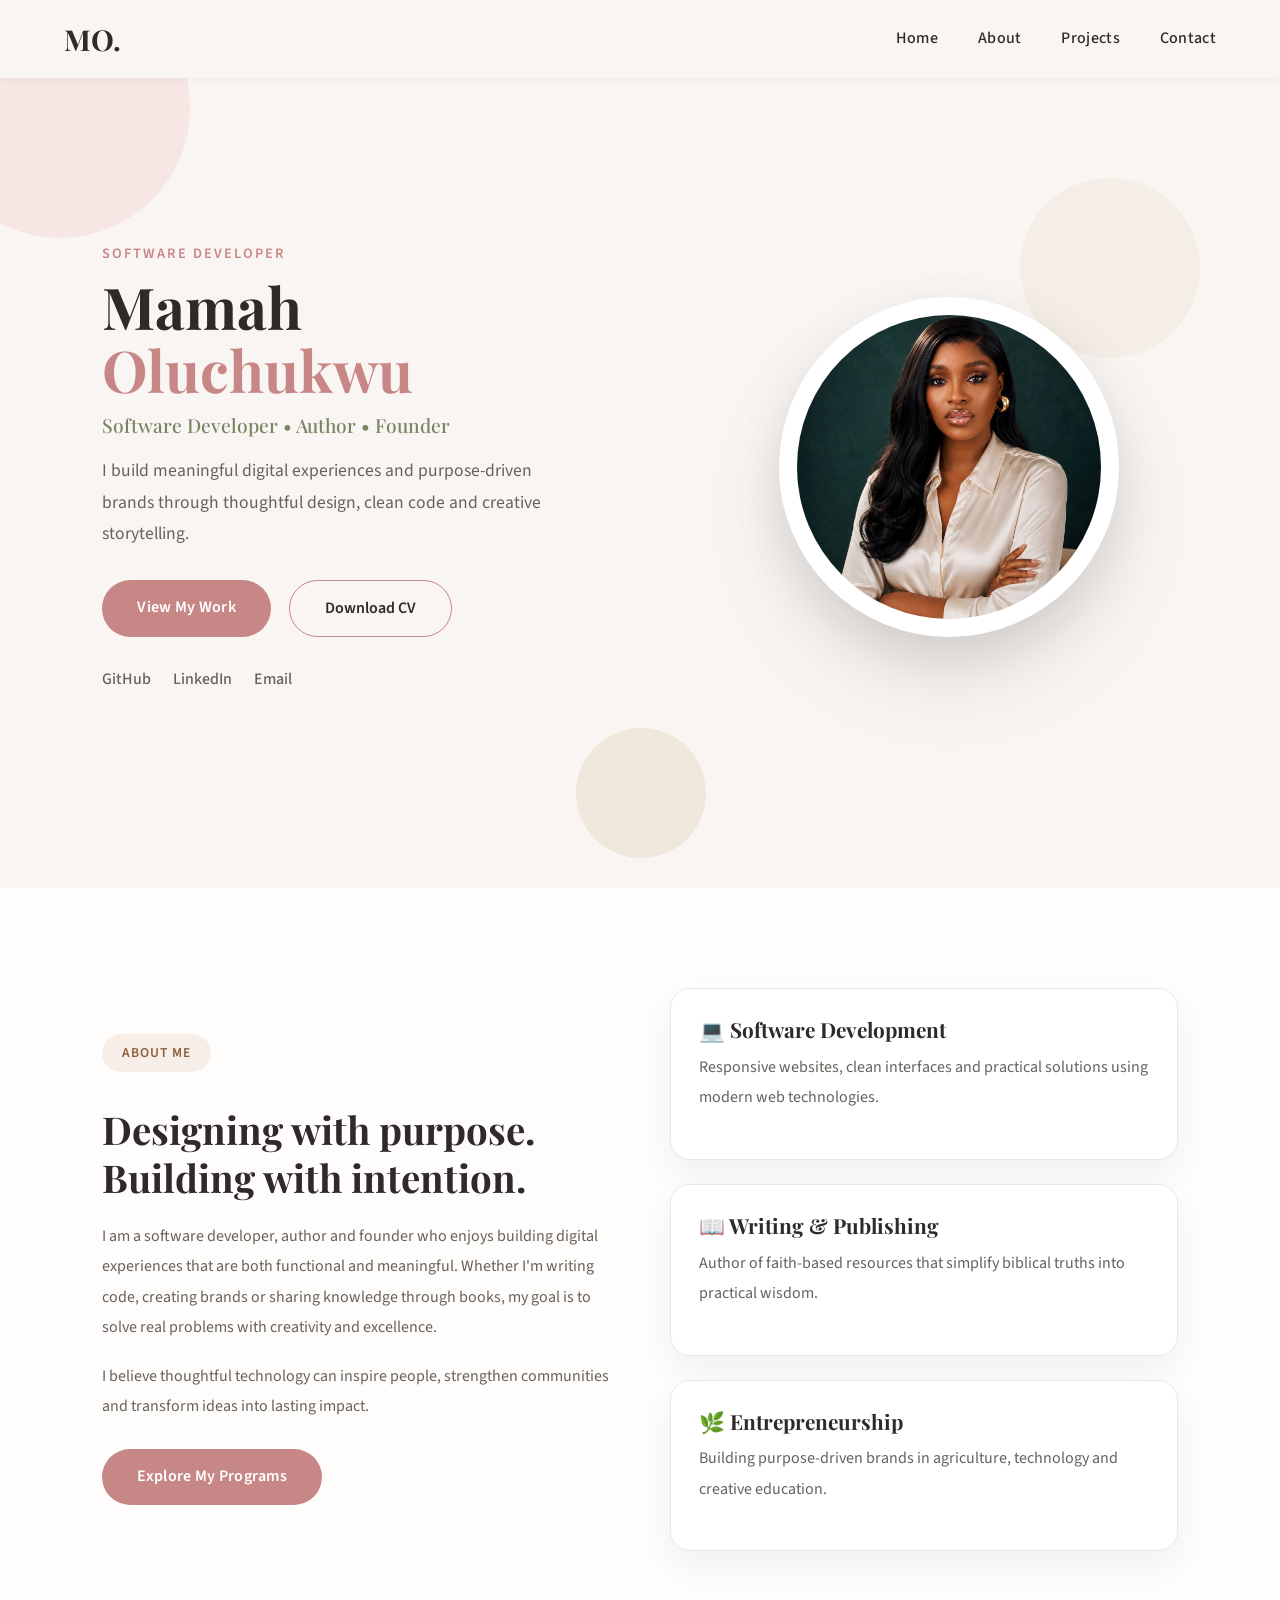
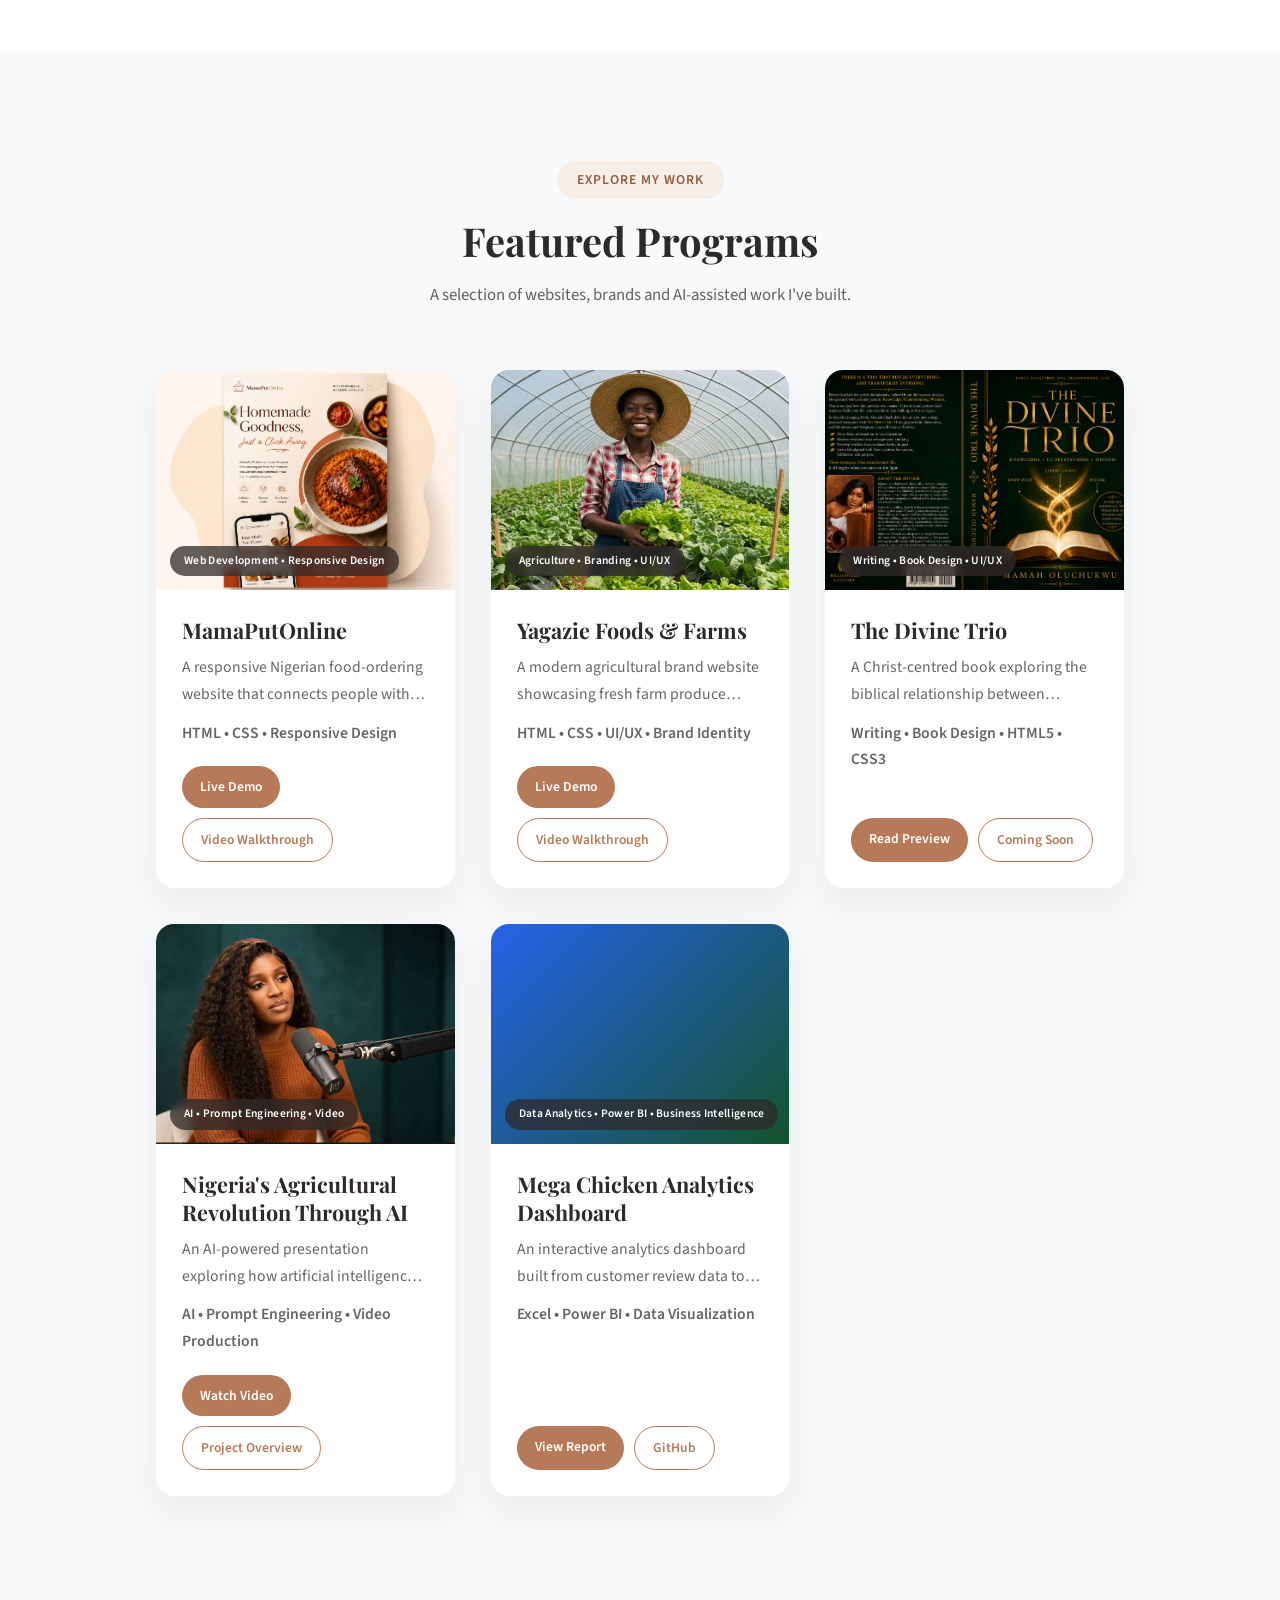
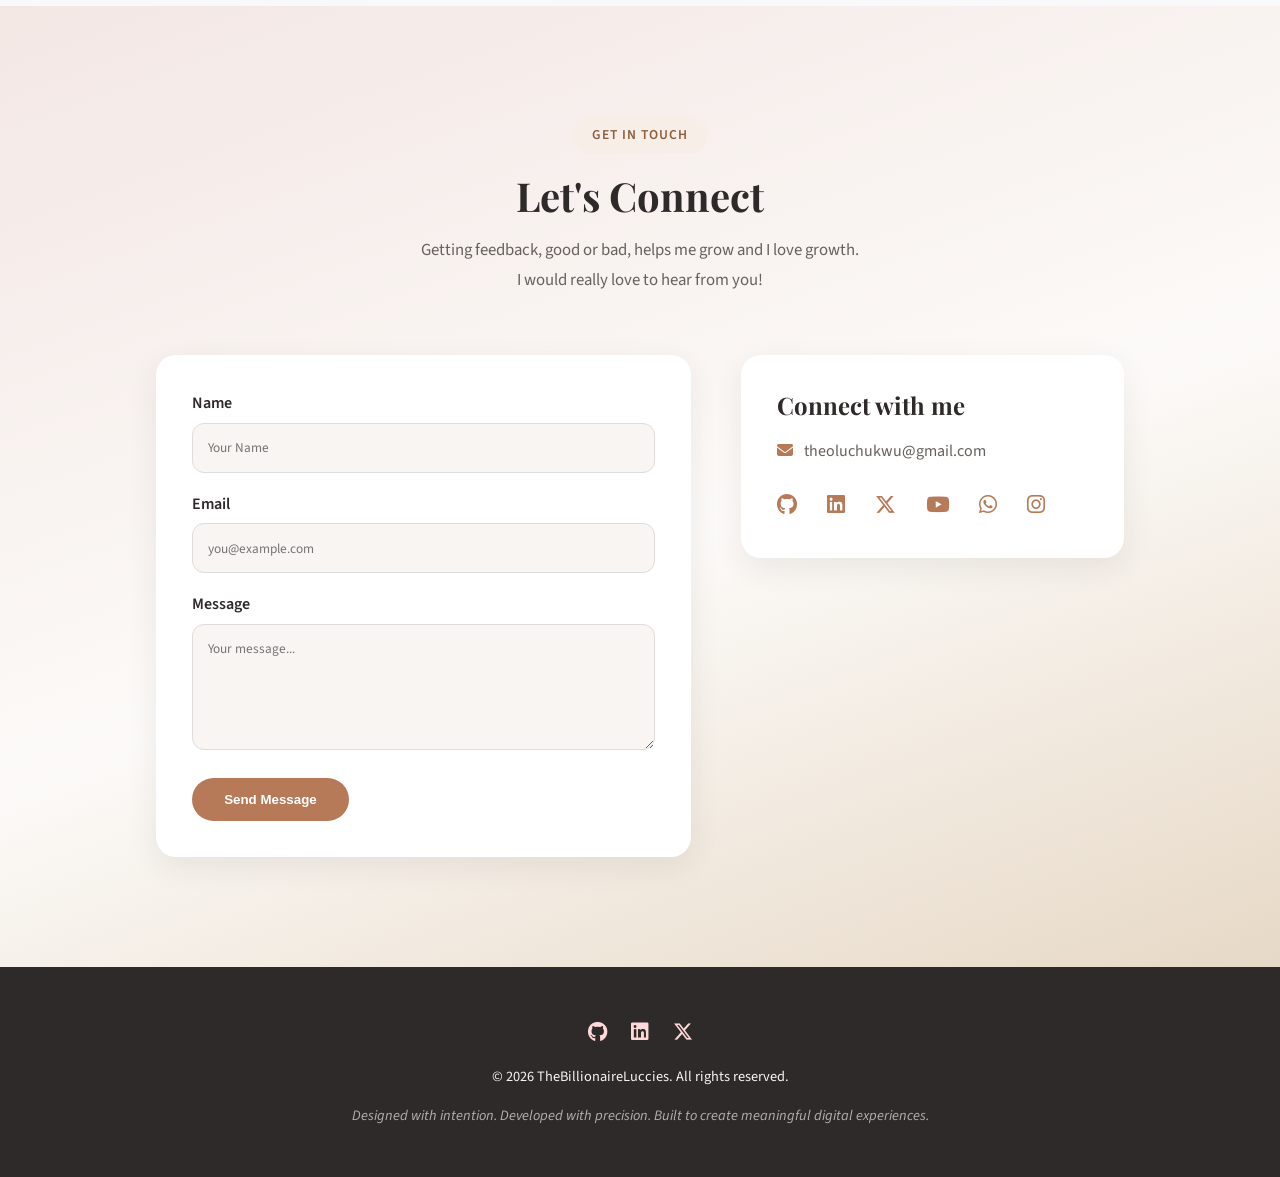
<file: index.html>
<!DOCTYPE html>
<html lang="en">
<head>
  <meta charset="UTF-8">
  <meta name="viewport" content="width=device-width, initial-scale=1.0">
  <title>MAMAH OLUCHUKWU PRECIOUS | Portfolio</title>
  <!-- Google Fonts: Playfair Display for headings, Source Sans Pro for body -->
  <link href="https://fonts.googleapis.com/css2?family=Playfair+Display:wght@600;700&family=Source+Sans+Pro:wght@400;600&display=swap" rel="stylesheet">
  <!-- Font Awesome for icons -->
  <link rel="stylesheet" href="https://cdnjs.cloudflare.com/ajax/libs/font-awesome/6.7.2/css/all.min.css">
  <link rel="stylesheet" href="./index.css">
</head>
<body>

  <!-- ================= NAVBAR ================= -->
  <nav class="navbar">
    <div class="navbar-inner">
      <a href="#home" class="logo">MO.</a>

      <input type="checkbox" id="nav-toggle" class="nav-toggle">
      <label for="nav-toggle" class="hamburger" aria-label="Toggle navigation">
        <i class="fa-solid fa-bars"></i>
      </label>

      <ul class="nav-links">
        <li><a href="#home">Home</a></li>
        <li><a href="#about">About</a></li>
        <li><a href="#projects">Projects</a></li>
        <li><a href="#contact">Contact</a></li>
      </ul>
    </div>
  </nav>

  <main>
    <!-- ================= HERO ================= -->
    <header class="hero" id="home">
      <div class="shape shape-1"></div>
      <div class="shape shape-2"></div>
      <div class="shape shape-3"></div>

      <div class="hero-content">

        <div class="hero-text">

          <span class="intro">Software Developer</span>

          <h1>
            Mamah <br>
            <span>Oluchukwu</span>
          </h1>

          <h3>Software Developer • Author • Founder</h3>

          <p>
            I build meaningful digital experiences and purpose-driven brands
            through thoughtful design, clean code and creative storytelling.
          </p>

          <div class="hero-buttons">
            <a href="#projects" class="primary-btn">View My Work</a>
            <a href="Mamah_Oluchukwu_CV.pdf" class="secondary-btn">Download CV</a>
          </div>

          <div class="social-links">
            <a href="https://github.com/billionaireoluchukwu" target="_blank" rel="noopener">GitHub</a>
            <a href="https://www.linkedin.com/in/mamah-oluchukwu" target="_blank" rel="noopener">LinkedIn</a>
            <a href="mailto:theoluchukwu@gmail.com">Email</a>
          </div>

        </div>

        <div class="hero-image">
          <div class="image-circle">
            <div class="image-inner">
              <img src="images/profile.jpg" alt="Mamah Oluchukwu">
            </div>
          </div>
        </div>

      </div>
    </header>

    <!-- ================= ABOUT ================= -->
    <section class="about" id="about">
      <div class="about-container">

        <div class="about-text">
          <span class="section-tag">About Me</span>

          <h2>Designing with purpose. Building with intention.</h2>

          <p>
            I am a software developer, author and founder who enjoys
            building digital experiences that are both functional and
            meaningful. Whether I'm writing code, creating brands or
            sharing knowledge through books, my goal is to solve real
            problems with creativity and excellence.
          </p>

          <p>
            I believe thoughtful technology can inspire people, strengthen
            communities and transform ideas into lasting impact.
          </p>

          <a href="#projects" class="primary-btn">Explore My Programs</a>
        </div>

        <div class="about-cards">
          <article class="about-card">
            <h3>💻 Software Development</h3>
            <p>Responsive websites, clean interfaces and practical solutions using modern web technologies.</p>
          </article>

          <article class="about-card">
            <h3>📖 Writing &amp; Publishing</h3>
            <p>Author of faith-based resources that simplify biblical truths into practical wisdom.</p>
          </article>

          <article class="about-card">
            <h3>🌿 Entrepreneurship</h3>
            <p>Building purpose-driven brands in agriculture, technology and creative education.</p>
          </article>
        </div>

      </div>
    </section>

    <!-- ================= PROJECTS ================= -->
    <section id="projects" class="projects">
      <div class="container">

        <div class="section-heading">
          <span class="section-tag">Explore My Work</span>
          <h2>Featured Programs</h2>
          <p>A selection of websites, brands and AI-assisted work I've built.</p>
        </div>

        <div class="projects-grid">

          <!-- Project 1: MamaPutOnline -->
          <article class="project-card">
            <div class="project-img">
              <img src="images/mamaput-online.jpg" alt="MamaPutOnline">
              <span class="project-badge">Web Development • Responsive Design</span>
            </div>
            <div class="project-info">
              <h3>MamaPutOnline</h3>
              <p>
                A responsive Nigerian food-ordering website that connects
                people with authentic homemade meals through a clean, modern interface.
              </p>
              <p class="tech-used">HTML • CSS • Responsive Design</p>
              <div class="project-links">
                <a href="mamaputonline/index.html" target="_blank" rel="noopener" class="btn-small">Live Demo</a>
                <a href="videos/mamaput.mp4" target="_blank" rel="noopener" class="btn-small btn-outline">Video Walkthrough</a>
              </div>
            </div>
          </article>

          <!-- Project 2: Yagazie Foods & Farms -->
          <article class="project-card">
            <div class="project-img">
              <img src="images/Yagazie-foods-and-farms.jpg" alt="Yagazie Foods & Farms">
              <span class="project-badge">Agriculture • Branding • UI/UX</span>
            </div>
            <div class="project-info">
              <h3>Yagazie Foods &amp; Farms</h3>
              <p>
                A modern agricultural brand website showcasing fresh farm produce
                through a story of faith, sustainability and purposeful farming.
              </p>
              <p class="tech-used">HTML • CSS • UI/UX • Brand Identity</p>
              <div class="project-links">
                <a href="Yagazie-Foods-Farms/index.html" target="_blank" rel="noopener" class="btn-small">Live Demo</a>
                <a href="videos/yagazie.mp4" target="_blank" rel="noopener" class="btn-small btn-outline">Video Walkthrough</a>
              </div>
            </div>
          </article>

          <!-- Project 3: The Divine Trio -->
          <article class="project-card">
            <div class="project-img">
              <img src="images/The divine trio-and-transformative-wisdom.png" alt="The Divine Trio">
              <span class="project-badge">Writing • Book Design • UI/UX</span>
            </div>
            <div class="project-info">
              <h3>The Divine Trio</h3>
              <p>
                A Christ-centred book exploring the biblical relationship between
                knowledge, understanding and wisdom, designed as an interactive web experience.
              </p>
              <p class="tech-used">Writing • Book Design • HTML5 • CSS3</p>
              <div class="project-links">
                <a href="The-divine-trio-review.pdf" target="_blank" rel="noopener" class="btn-small">Read Preview</a>
                <a href="#" class="btn-small btn-outline">Coming Soon</a>
              </div>
            </div>
          </article>

          <!-- Project 4: Nigeria's Agricultural Revolution Through AI -->
          <article class="project-card">
            <div class="project-img">
              <img src="images/ai-picture.jpg" alt="Nigeria's Agricultural Revolution Through AI">
              <span class="project-badge">AI • Prompt Engineering • Video</span>
            </div>
            <div class="project-info">
              <h3>Nigeria's Agricultural Revolution Through AI</h3>
              <p>
                An AI-powered presentation exploring how artificial intelligence
                can transform Nigeria's agricultural sector through research and storytelling.
              </p>
              <p class="tech-used">AI • Prompt Engineering • Video Production</p>
              <div class="project-links">
                <a href="videos/Nigeria's_Agricultural_Revolution_Through_AI.mp4" target="_blank" rel="noopener" class="btn-small">Watch Video</a>
                <a href="#" class="btn-small btn-outline">Project Overview</a>
              </div>
            </div>
          </article>

          <!-- Project 5: Mega Chicken Analytics Dashboard -->
          <article class="project-card">
            <div class="project-img mega-chicken">
              <span class="project-badge">Data Analytics • Power BI • Business Intelligence</span>
            </div>
            <div class="project-info">
              <h3>Mega Chicken Analytics Dashboard</h3>
              <p>
                An interactive analytics dashboard built from customer review data
                to uncover trends, sentiment and actionable business insights.
              </p>
              <p class="tech-used">Excel • Power BI • Data Visualization</p>
              <div class="project-links">
                <a href="megachicken/Mega-Chicken-Analytics-Report.pdf" target="_blank" rel="noopener" class="btn-small">View Report</a>
                <a href="https://github.com/billionaireoluchukwu/megachicken" target="_blank" rel="noopener" class="btn-small btn-outline">GitHub</a>
              </div>
            </div>
          </article>

        </div>
      </div>
    </section>

    <!-- ================= CONTACT ================= -->
    <section id="contact" class="contact">
      <div class="container">
        <div class="section-heading">
          <span class="section-tag">Get In Touch</span>
          <h2>Let's Connect</h2>
          <p class="contact-intro">
            Getting feedback, good or bad, helps me grow and I love growth.
            <br>I would really love to hear from you!
          </p>
        </div>

        <div class="contact-grid">
          <form class="contact-form" action="https://formsubmit.co/theoluchukwu@gmail.com" method="POST">
            <input type="hidden" name="_subject" value="New message from your portfolio site">
            <input type="hidden" name="_template" value="table">
            <input type="hidden" name="_captcha" value="false">
            <input type="text" name="_honey" style="display:none">

            <label for="name">Name</label>
            <input type="text" id="name" name="name" placeholder="Your Name" required>

            <label for="email">Email</label>
            <input type="email" id="email" name="email" placeholder="you@example.com" required>

            <label for="message">Message</label>
            <textarea id="message" name="message" rows="5" placeholder="Your message..." required></textarea>

            <button type="submit" class="btn">Send Message</button>
          </form>

          <div class="contact-info">
            <h3>Connect with me</h3>
            <p><i class="fa-solid fa-envelope"></i> theoluchukwu@gmail.com</p>
            <div class="social-links">
              <a href="https://github.com/billionaireoluchukwu" target="_blank" rel="noopener" aria-label="GitHub"><i class="fa-brands fa-github"></i></a>
              <a href="https://www.linkedin.com/in/mamah-oluchukwu" target="_blank" rel="noopener" aria-label="LinkedIn"><i class="fa-brands fa-linkedin"></i></a>
              <a href="https://x.com/lulubillionaire" target="_blank" rel="noopener" aria-label="Twitter"><i class="fa-brands fa-x-twitter"></i></a>
              <a href="https://www.youtube.com/channel/UCu3aQL89FreLhvyXMSG5UYQ" target="_blank" rel="noopener" aria-label="YouTube"><i class="fa-brands fa-youtube"></i></a>
<a href="https://wa.me/2347080882319" target="_blank" rel="noopener" aria-label="WhatsApp"><i class="fa-brands fa-whatsapp"></i></a>
<a href="https://instagram.com/billionaireLuccies" target="_blank" rel="noopener" aria-label="Instagram"><i class="fa-brands fa-instagram"></i></a>
            </div>
          </div>
        </div>
      </div>
    </section>
  </main>

  <!-- ================= FOOTER ================= -->
  <footer class="footer">
    <div class="container">
      <div class="footer-social">
        <a href="https://github.com/billionaireoluchukwu" target="_blank" rel="noopener" aria-label="GitHub"><i class="fa-brands fa-github"></i></a>
        <a href="https://www.linkedin.com/in/mamah-oluchukwu" target="_blank" rel="noopener" aria-label="LinkedIn"><i class="fa-brands fa-linkedin"></i></a>
        <a href="https://x.com/lulubillionaire" target="_blank" rel="noopener" aria-label="Twitter"><i class="fa-brands fa-x-twitter"></i></a>
      </div>
      <p>&copy; 2026 TheBillionaireLuccies. All rights reserved.</p>
      <p class="case-study-footer-text">Designed with intention. Developed with precision. Built to create meaningful digital experiences.</p>
    </div>
  </footer>

  <script>
    // Close mobile menu when a nav link is clicked
    const navToggle = document.getElementById('nav-toggle');
    document.querySelectorAll('.nav-links a').forEach(link => {
      link.addEventListener('click', () => { navToggle.checked = false; });
    });

    // Fade-in animation for project & about cards
    const animatedItems = document.querySelectorAll('.project-card, .about-card');
    const observer = new IntersectionObserver((entries) => {
      entries.forEach(entry => {
        if (entry.isIntersecting) entry.target.classList.add('show');
      });
    }, { threshold: 0.15 });
    animatedItems.forEach(item => observer.observe(item));
  </script>
</body>
</html>
</file>
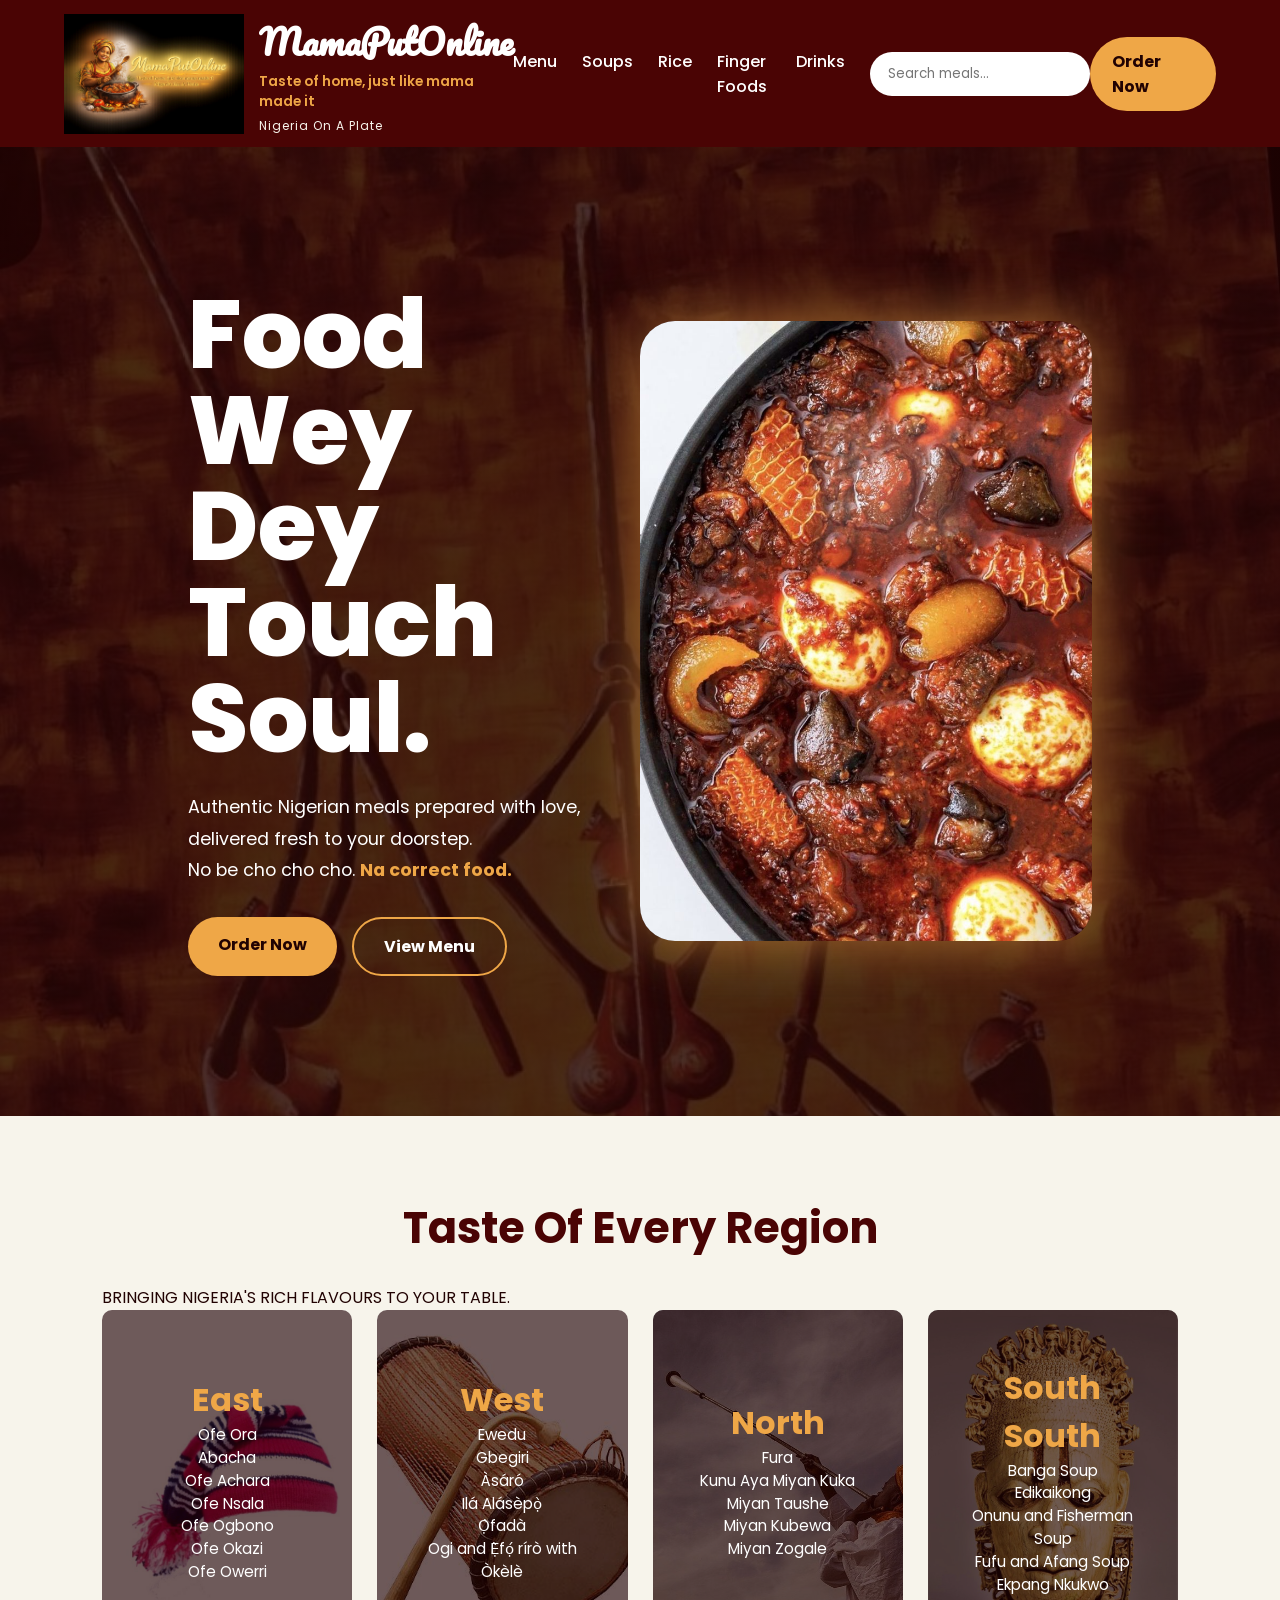
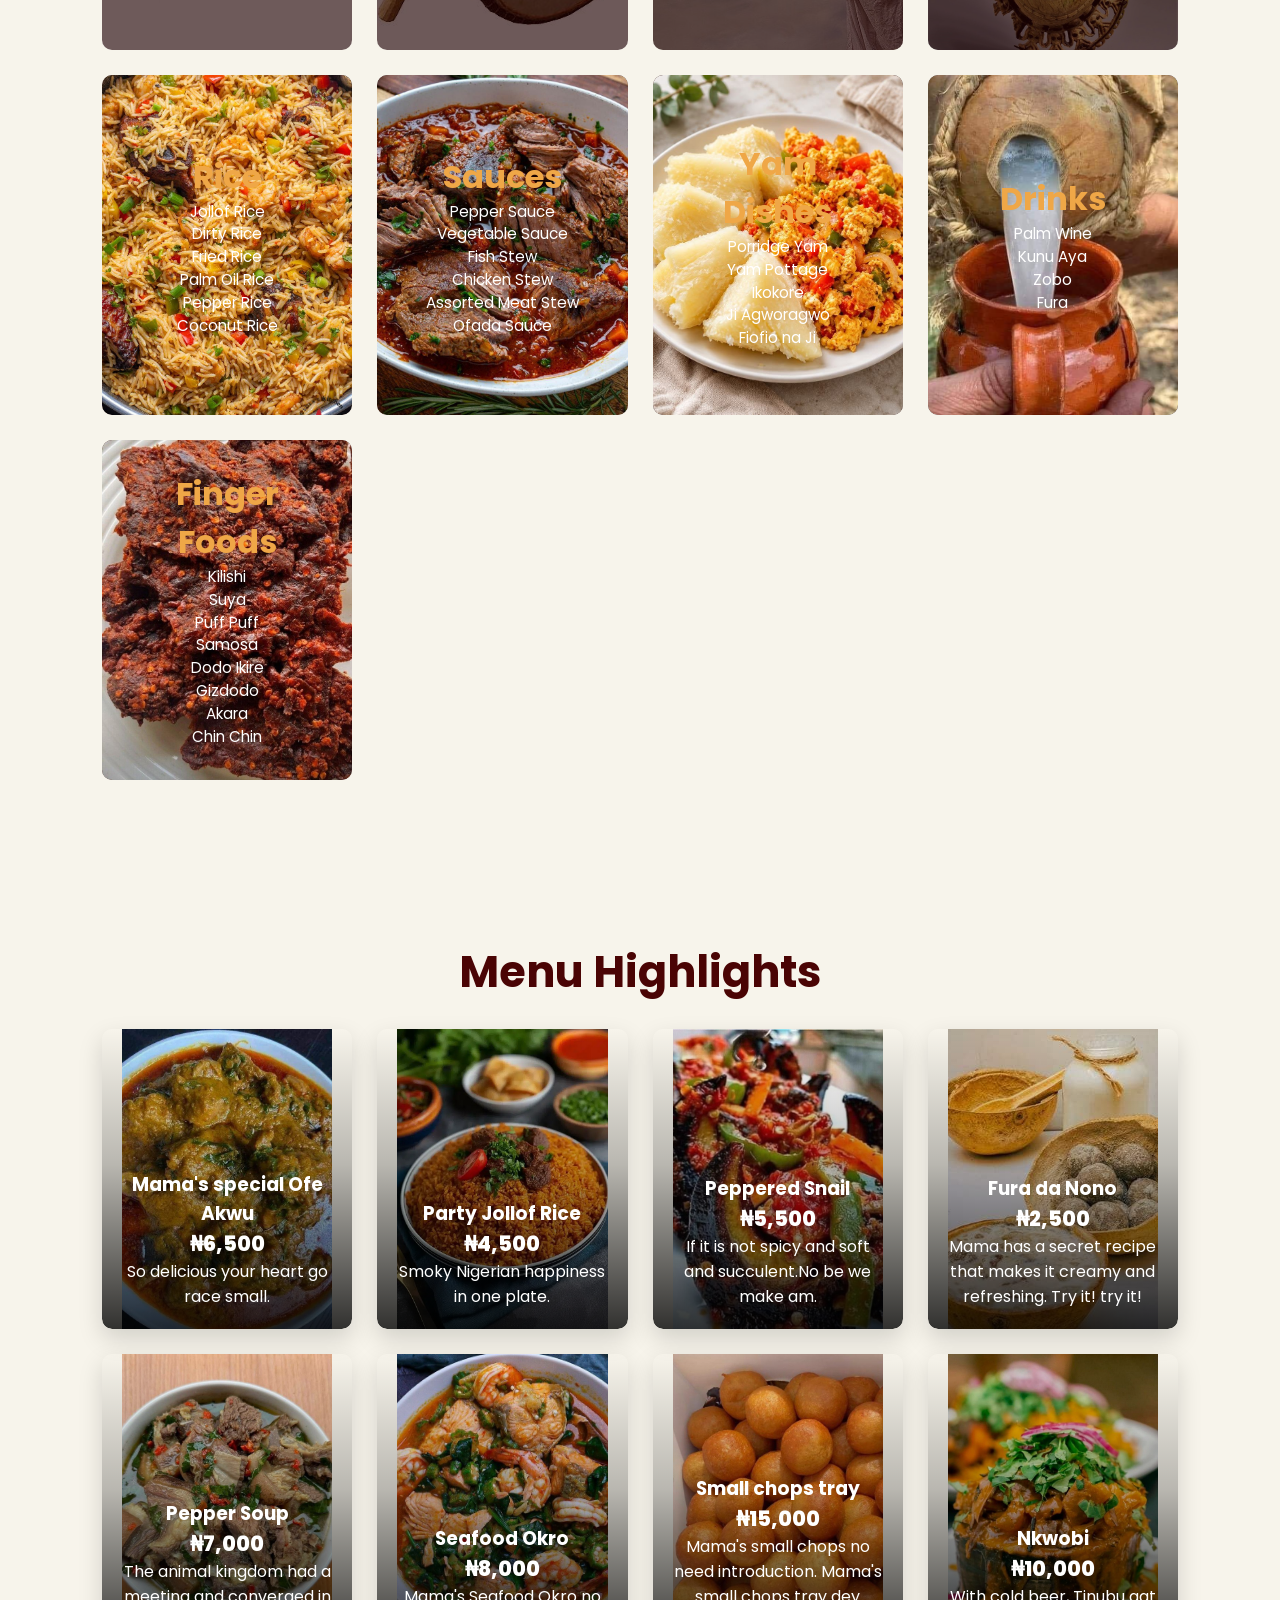
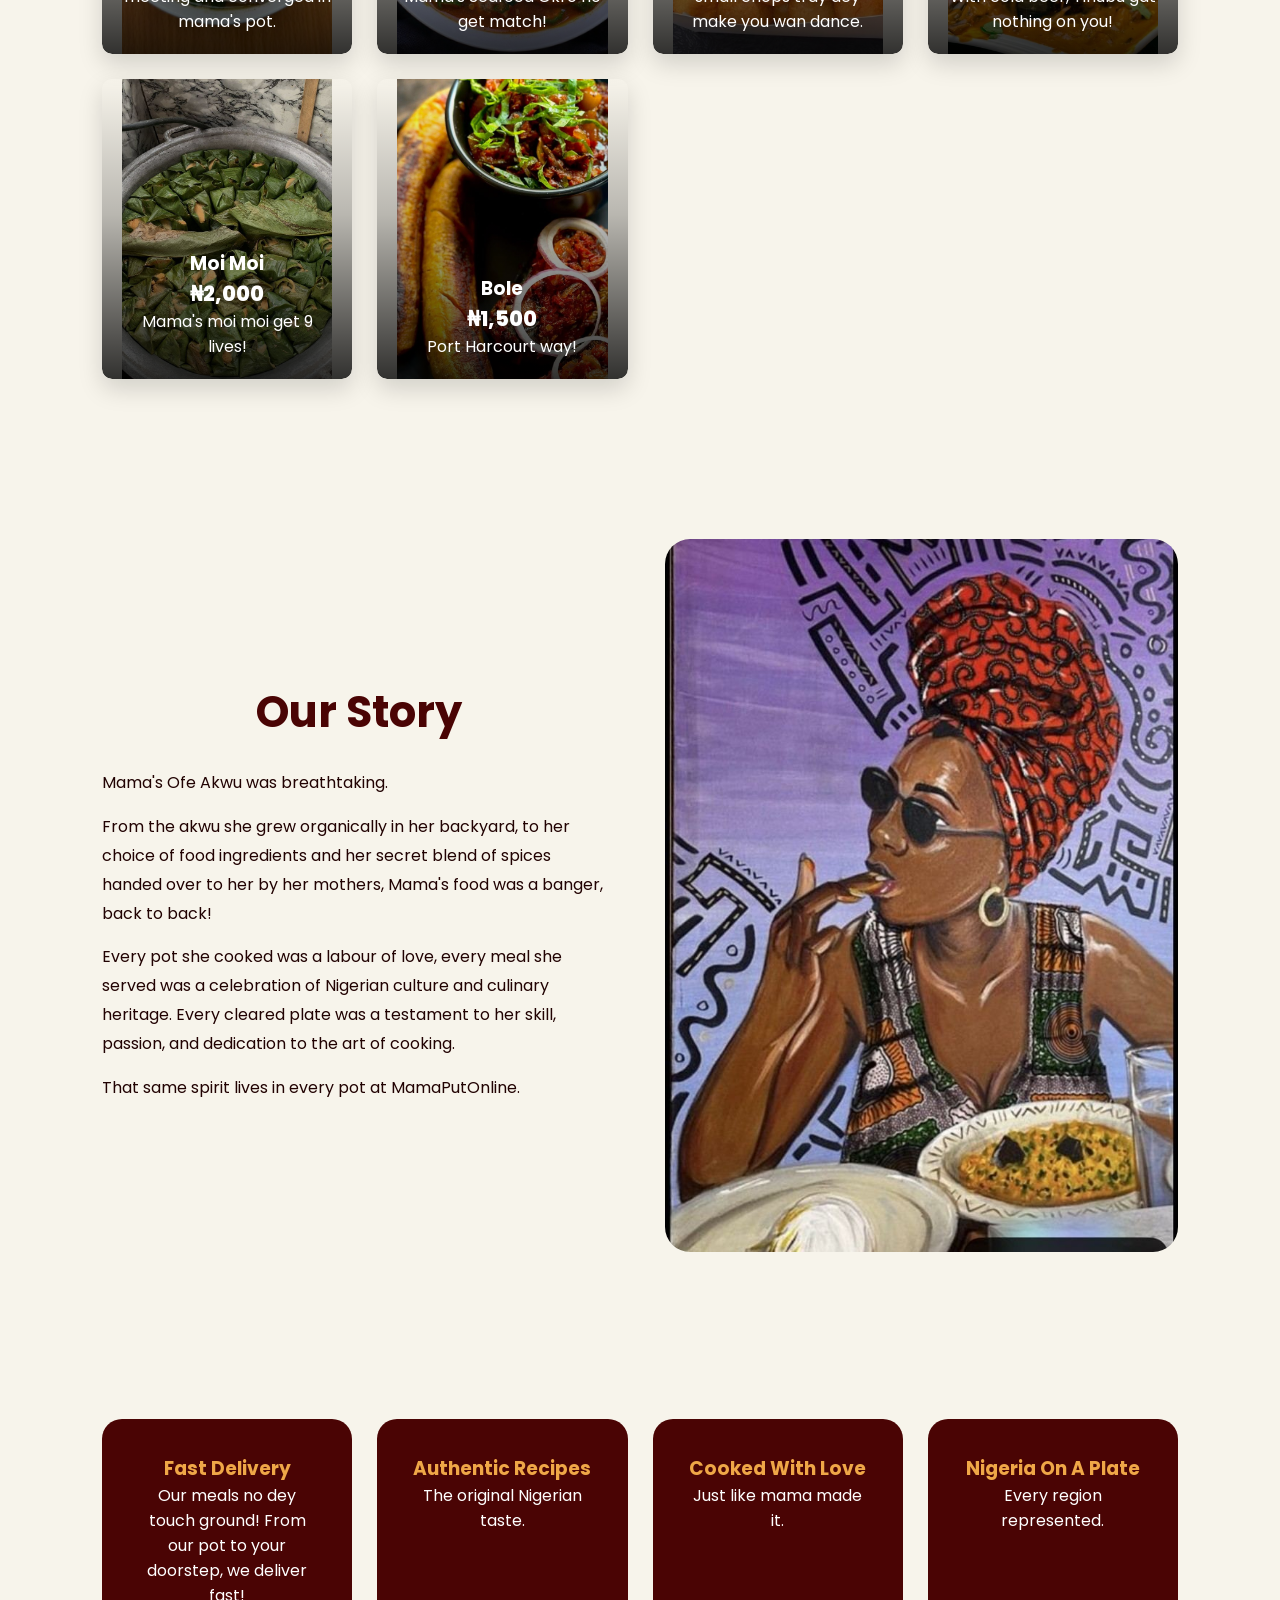
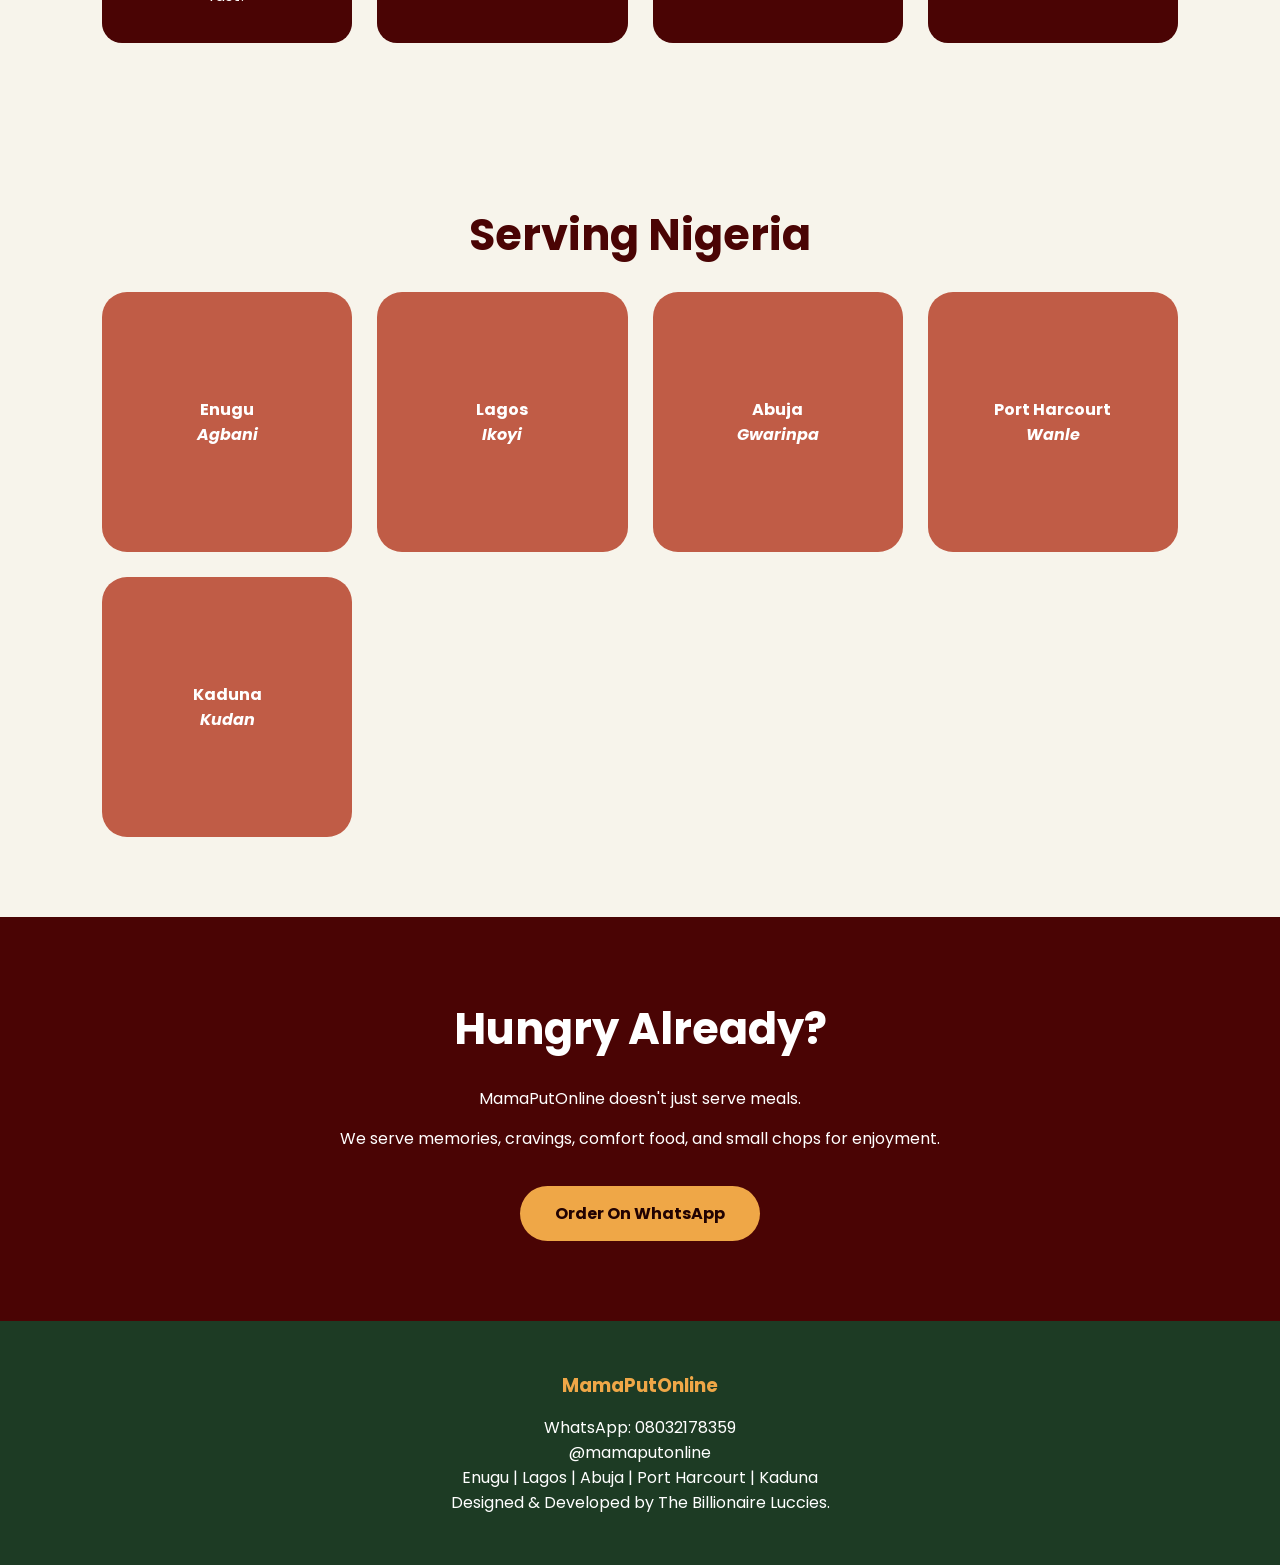
<file: mamaputonline/index.html>
<!DOCTYPE html>
<html lang="en">

<head>

<meta charset="UTF-8">
<meta name="viewport" content="width=device-width, initial-scale=1.0">

<title>MamaPutOnline | Nigeria On A Plate</title>

<link rel="stylesheet" href="style.css">

<link href="https://fonts.googleapis.com/css2?family=Poppins:wght@300;400;500;600;700;800&display=swap" rel="stylesheet">

<link href="https://fonts.googleapis.com/css2?family=Pacifico&display=swap" rel="stylesheet">

</head>


<body>


<!-- HEADER -->


<header class="header">


<div class="logo-area">

<img src="images/mamaput-logo.png.jpeg" alt="MamaPutOnline Logo">


<div>

<h2>MamaPutOnline</h2>

<p class="tagline">
Taste of home, just like mama made it
</p>

<span class="sub-tagline">
Nigeria On A Plate
</span>


</div> 

</div>


<input type="checkbox" id="nav-toggle" class="nav-toggle">
<label for="nav-toggle" class="hamburger" aria-label="Toggle navigation">
<span></span>
<span></span>
<span></span>
</label>


<div class="nav-menu">

<nav>

<ul>

<li><a href="#featured">Menu</a></li>

<li><a href="#soups">Soups</a></li>

<li><a href="#rice">Rice</a></li>

<li><a href="#fingerfoods">Finger Foods</a></li>

<li><a href="#drinks">Drinks</a></li>


</ul>

</nav>



<div class="search-box">

<input type="text" placeholder="Search meals...">

</div>

</div>



<a href="https://wa.me/+2348032178359"
class="whatsapp-btn">

Order Now

</a>


</header>





<!-- HERO SECTION -->


<section class="hero">


<div class="hero-content">


<div class="hero-text">


<h1>
Food Wey<br>
Dey Touch<br>
Soul.
</h1>


<p>

Authentic Nigerian meals prepared with love,
delivered fresh to your doorstep.

</p>


<p class="hero-line">

No be cho cho cho.

<span>
Na correct food.
</span>


</p>



<div class="hero-buttons">


<a href="#" class="btn-primary">

Order Now

</a>


<a href="#featured" class="btn-secondary">

View Menu

</a>


</div>


</div>





<div class="hero-image">


<div class="stew-circle">


<img src="images/buka-stew.jpg.jpeg" alt="Buka Stew">


<div class="steam steam1"></div>

<div class="steam steam2"></div>

<div class="steam steam3"></div>


</div>


</div>



</div>


</section>






<!-- REGIONS -->


<section class="regions" id="soups">


<h2>
Taste Of Every Region
</h2>


<p>
BRINGING NIGERIA'S RICH FLAVOURS TO YOUR TABLE.<br>
</p>



<div class="region-grid">


<div class="region-card East">

<h3>East</h3>

<p>
Ofe Ora <br>
Abacha <br>
Ofe Achara <br>
Ofe Nsala <br>
Ofe Ogbono <br>
Ofe Okazi <br>
Ofe Owerri <br>
</p>

</div>



<div class="region-card West">

<h3>West</h3>

<p>
Ewedu <br>
Gbegiri <br>
 Àsáró <br>
 Ilá Alásèpọ̀ <br>
 Ọ̀fadà <br>
 Ogi and Ẹ̀fọ́ rírò with Òkèlè <br>
</p>

</div>




<div class="region-card North">

<h3>North</h3>

<p>
Fura <br>
Kunu Aya
Miyan Kuka <br>
Miyan Taushe <br>
Miyan Kubewa <br>
Miyan Zogale <br>
</p>

</div>




<div class="region-card SouthSouth">

<h3>South South</h3>

<p>
Banga Soup <br>
Edikaikong  <br>
Onunu and Fisherman Soup <br>
Fufu and Afang Soup <br>
Ekpang Nkukwo <br>
</p>
</div>


<div class="region-card" id="rice">

    <img src="images/coconut-rice.jpg" alt="Rice Dishes">

    <h3>Rice</h3>

    <p>
        Jollof Rice <br>
        Dirty Rice <br>
        Fried Rice <br>
        Palm Oil Rice <br>
        Pepper Rice <br>
        Coconut Rice
    </p>

</div>

<div class="region-card">
  <img src="images/sauce.jpg" alt="sauces">
<h3>Sauces</h3>

<p>

Pepper Sauce <br>
Vegetable Sauce <br>
Fish Stew <br>
Chicken Stew <br>
Assorted Meat Stew <br>
Ofada Sauce <br>
</p>
</div>


<div class="region-card">
<h3>Yam Dishes</h3>
<img src="images/yam.jpg" alt="Yam Dishes">
<p>

Porridge Yam <br>
Yam Pottage <br>
Ikokore <br>
Ji Agworagwo <br>
Fiofio na Ji <br>
</p>
</div>


<div class="region-card" id="drinks">
    <img src="images/palmwine.jpg" alt="palmwine">
<h3>Drinks</h3>

<p>

Palm Wine <br>
Kunu Aya <br>
Zobo <br>
Fura
</p>
</div>

<div class="region-card" id="fingerfoods">

    <img src="images/kilishi.jpg" alt="Finger Foods">

    <h3>Finger Foods</h3>

    <p>
        Kilishi <br>
        Suya <br>
        Puff Puff <br>
        Samosa <br>
        Dodo Ikire <br>
        Gizdodo <br>
        Akara <br>
        Chin Chin <br>
        Fried Yam <br>
        Dodo <br>
        Peppered Snail <br>
        Peppered Pomo <br>
        Fried Chicken
    </p>

</div>



</div>


</section>







<!-- FEATURED MENU -->


<section class="featured" id="featured">


<h2>
Menu Highlights
</h2>



<div class="meal-grid">



<div class="meal-card">

<img src="images/Ofe Akwu.jpg" alt="Ofe Akwu">  

<h3>Mama's special Ofe Akwu</h3>

<p class="price">
₦6,500
</p>

<p>
So delicious your heart go race small.
</p>


</div>





<div class="meal-card">

<img src="images/jollof.jpg" alt="Party Jollof Rice">

<h3>Party Jollof Rice</h3>

<p class="price">
₦4,500
</p>

<p>
Smoky Nigerian happiness in one plate.
</p>


</div>






<div class="meal-card">

<img src="images/snail.jpg" alt="Peppered Snail">

<h3>Peppered Snail</h3>

<p class="price">
₦5,500
</p>

<p>
If it is not spicy and soft and succulent.No be we make am.
</p>


</div>






<div class="meal-card">

<img src="images/fura.jpg" alt="Fura da Nono">

<h3>Fura da Nono</h3>

<p class="price">
₦2,500
</p>

<p>
Mama has a secret recipe that makes it creamy and refreshing. Try it! try it!
</p>


</div>





<div class="meal-card">

<img src="images/peppersoup.jpg" alt="Pepper Soup">

<h3>Pepper Soup</h3>

<p class="price">
₦7,000
</p>

<p>
The animal kingdom had a meeting and converged in mama's pot.
</p>


</div>






<div class="meal-card">

<img src="images/Seafood Okra.jpg" alt="Seafood Okro">

<h3>Seafood Okro</h3>

<p class="price">
₦8,000
</p>

<p>
Mama's Seafood Okro no get match!
</p>


</div>


<div class="meal-card">

<img src="images/Puff Puff.jpg" alt="Small chops tray">

<h3>Small chops tray</h3>

<p class="price">
₦15,000
</p>

<p>
 Mama's small chops no need introduction. Mama's small chops tray dey make you wan dance.
</p>
</div>

<div class="meal-card">

<img src="images/nkwobi.jpeg" alt="Nkwobi">

<h3>Nkwobi</h3>

<p class="price">
₦10,000
</p>

<p>
With cold beer, Tinubu gat nothing on you!
</p>
</div>

<div class="meal-card">

<img src="images/Moi Moi.jpg" alt="Moi Moi">

<h3>Moi Moi</h3>

<p class="price">
₦2,000
</p>

<p>
Mama's moi moi get 9 lives!
</p>


</div>

<div class="meal-card">

<img src="images/bole.jpeg" alt="Bole">

<h3>Bole</h3>

<p class="price">
₦1,500
</p>

<p>
Port Harcourt way!
</p>


</div>

</div>


</section>







<!-- STORY -->


<section class="story">


<div class="story-text">


<h2>
Our Story
</h2>


<p>

Mama's Ofe Akwu was breathtaking.

</p>


<p>

From the akwu she grew organically in her backyard, to her choice of food ingredients and her secret blend of spices handed over to her by her mothers, Mama's food was a banger, back to back! 

</p>


<p>

Every pot she cooked was a labour of love, every meal she served was a celebration of Nigerian culture and culinary heritage.

Every cleared plate was a testament to her skill, passion, and dedication to the art of cooking.

</p>



<p>

That same spirit lives in every pot at MamaPutOnline.

</p>


</div>



<div class="story-image">

<img src="images/culture-lady.jpeg" alt="MamaPutOnline Story">

</div>



</section>








<!-- WHY US -->


<section class="why-us">


<div class="why-card">

<h3>Fast Delivery</h3>

<p>Our meals no dey touch ground! From our pot to your doorstep, we deliver fast!</p>

</div>



<div class="why-card">

<h3>Authentic Recipes</h3>

<p>The original Nigerian taste.</p>

</div>




<div class="why-card">

<h3>Cooked With Love</h3>

<p>Just like mama made it.</p>

</div>




<div class="why-card">

<h3>Nigeria On A Plate</h3>

<p>Every region represented.</p>

</div>


</section>








<!-- LOCATIONS -->


<section class="locations">


<h2>
Serving Nigeria
</h2>


<div class="location-grid">


<div class="location-card">Enugu <br> <em>Agbani</em></div>

<div class="location-card">Lagos <br> <em>Ikoyi</em></div>

<div class="location-card">Abuja <br> <em>Gwarinpa</em></div>

<div class="location-card">Port Harcourt <br> <em>Wanle</em></div>

<div class="location-card">Kaduna <br> <em>Kudan</em></div>



</div>


</section>









<!-- CTA -->


<section class="cta">


<h2>
Hungry Already?
</h2>


<p>

MamaPutOnline doesn't just serve meals.

</p>


<p>

We serve memories, cravings,
comfort food,
and small chops for enjoyment.

</p>



<a href="https://wa.me/2348032178359"
class="cta-btn">

Order On WhatsApp

</a>


</section>








<!-- FOOTER -->


<footer>


<h3>
MamaPutOnline
</h3>


<p>

WhatsApp: 08032178359

</p>


<p>

@mamaputonline

</p>


<p>

Enugu | Lagos | Abuja | Port Harcourt | Kaduna

</p>


<p>

Designed & Developed by The Billionaire Luccies.

</p>


</footer>

<script>
  const navToggle = document.getElementById('nav-toggle');
  document.querySelectorAll('.nav-menu a').forEach(link => {
    link.addEventListener('click', () => { navToggle.checked = false; });
  });
</script>


</body>

</html>
</file>
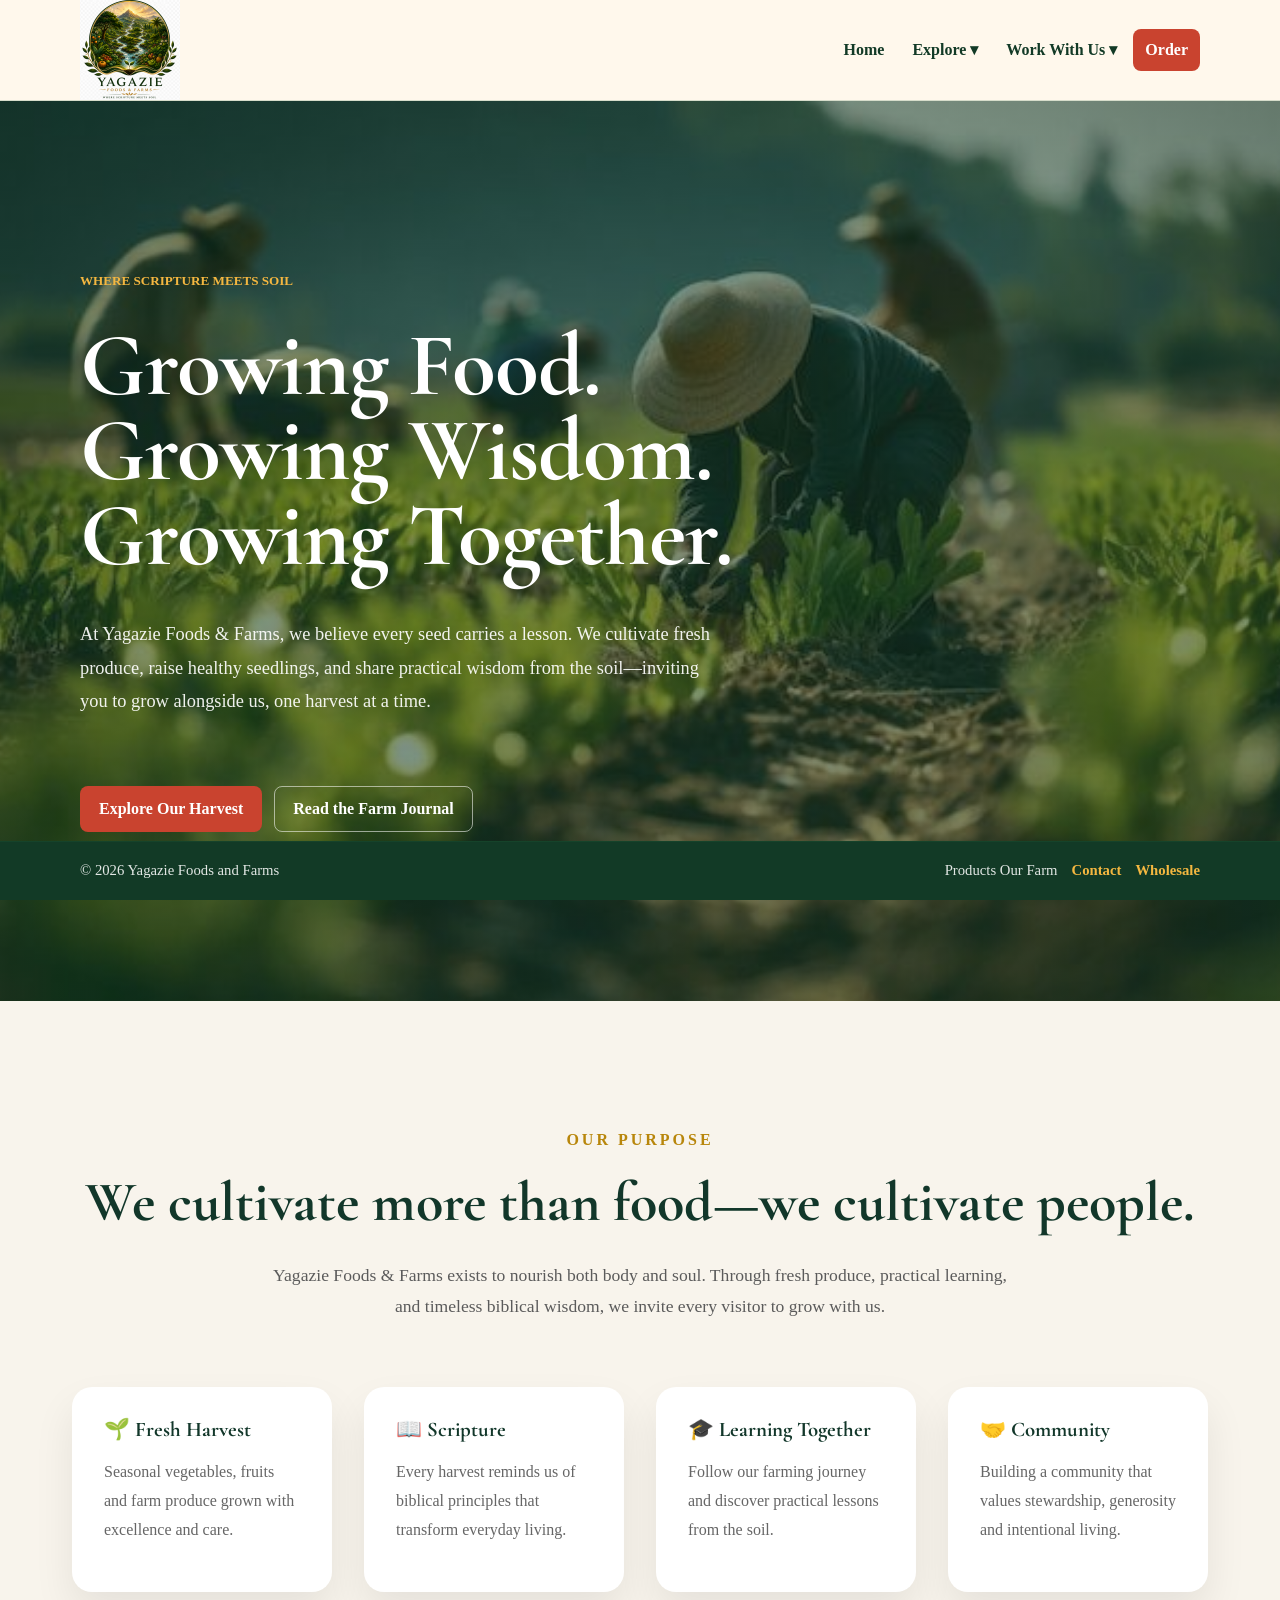
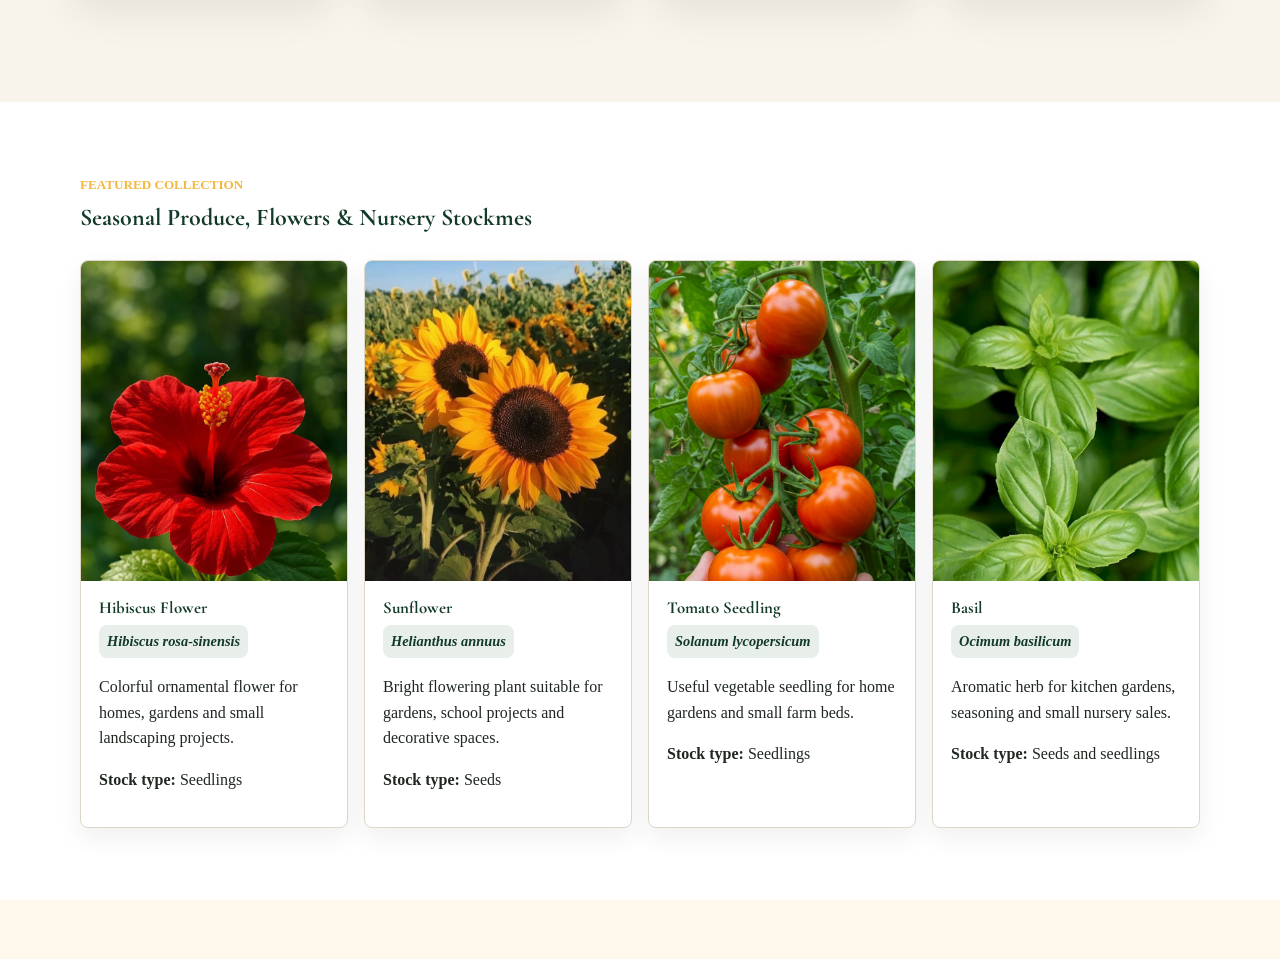
<file: Yagazie-Foods-Farms/index.html>
<!doctype html>
<html lang="en">
<head>
  <meta charset="utf-8">
  <meta name="viewport" content="width=device-width, initial-scale=1">
  <title>Yagazie Foods and Farms | Where Scripture Meets Soil</title>
  <link rel="preconnect" href="https://fonts.googleapis.com">
<link rel="preconnect" href="https://fonts.gstatic.com" crossorigin>

<link href="https://fonts.googleapis.com/css2?family=Cormorant+Garamond:wght@500;600;700&family=Inter:wght@300;400;500;600;700&display=swap" rel="stylesheet">
  <link rel="stylesheet" href="app.css">
</head>
<body>
  <!-- Sticky header with logo and dropdown navigation required by the assignment. -->
  <header class="site-header">
    <nav class="nav" aria-label="Main navigation">
<span class="brand-mark">
  <img src="images/yagazie-logo.png" alt="Yagazie Foods and Farms Logo">
</span>
      <ul class="menu">
        <li>
          <a href="index.html">Home</a></li>

        <li class= "dropdown">
          <button class="drop-button" type="button">Explore ▾</button>
          <div class="dropdown-menu">
            <a href="about.html">About Us</a>
            <a href="products.html">Catalog</a>
            <a href="farm.html">Our Farm</a>
            <a href="recipes.html">Recipes</a>
          </div>
        </li>
       <li class="dropdown">
    <button class="drop-button" type="button">
        Work With Us ▾
    </button>

    <div class="dropdown-menu">
        <a href="wholesale.html">Wholesale</a>
        <a href="contact.html">Contact</a>
    </div>
</li>

        <li>
          <a class="cta-link" href="contact.html">Order</a></li>
      </ul>
    </nav>
  </header>

  <main class="page-main">
    <section class="hero">
      <div class="hero-inner">
        <div class="hero-copy">
  <p class="eyebrow">WHERE SCRIPTURE MEETS SOIL</p>

<h1>
    Growing Food.<br>
    Growing Wisdom.<br>
    Growing Together.
</h1>

<p class="lead">
    At Yagazie Foods & Farms, we believe every seed carries a lesson.
    We cultivate fresh produce, raise healthy seedlings, and share
    practical wisdom from the soil—inviting you to grow alongside us,
    one harvest at a time.
</p>

<div class="actions">
    <a class="button primary" href="products.html">
        Explore Our Harvest
    </a>

    <a class="button ghost" href="recipes.html">
        Read the Farm Journal
    </a>
</div>
          </div>
        </div>
    </section>

   <section class="heartbeat">
    <div class="container">

        <p class="section-tag">
            OUR PURPOSE
        </p>

        <h2>
            We cultivate more than food—we cultivate people.
        </h2>

        <p class="heartbeat-intro">
            Yagazie Foods & Farms exists to nourish both body and soul.
            Through fresh produce, practical learning, and timeless biblical
            wisdom, we invite every visitor to grow with us.
        </p>

        <div class="heartbeat-grid">

            <article class="heartbeat-card">
                <h3>🌱 Fresh Harvest</h3>
                <p>
                    Seasonal vegetables, fruits and farm produce grown with
                    excellence and care.
                </p>
            </article>

            <article class="heartbeat-card">
                <h3>📖 Scripture</h3>
                <p>
                    Every harvest reminds us of biblical principles that
                    transform everyday living.
                </p>
            </article>

            <article class="heartbeat-card">
                <h3>🎓 Learning Together</h3>
                <p>
                    Follow our farming journey and discover practical lessons
                    from the soil.
                </p>
            </article>

            <article class="heartbeat-card">
                <h3>🤝 Community</h3>
                <p>
                    Building a community that values stewardship, generosity
                    and intentional living.
                </p>
            </article>

        </div>

    </div>
</section>

    <section class="section alt">
      <div class="section-inner">
        <div class="section-title">
          <p class="eyebrow">Featured Collection</p>
          <h2>Seasonal Produce, Flowers & Nursery Stockmes</h2>
          
        </div>

        <!-- Edit these plant cards when you have your real flowers, seeds and seedlings.
             Change the common name, botanical name, description and stock type. -->
        <div class="plant-grid">
          <article class="plant-card">
            <div class="plant-visual" aria-hidden="true">
          <div class="plant-visual">
    <img
        src="images/hibiscus.jpg"
        alt="Red Hibiscus Flower"
        class="plant-image">
</div>
            </div>
            <div class="plant-body">
              <h3>Hibiscus Flower</h3>
              <span class="botanical">Hibiscus rosa-sinensis</span>
              <p>Colorful ornamental flower for homes, gardens and small landscaping projects.</p>
              <p><strong>Stock type:</strong> Seedlings</p>
            </div>
          </article>

          <article class="plant-card">
            <div class="plant-visual" aria-hidden="true">
            <img src="images/sunflower.jpg" alt="Sunflower Plant" class="plant-image">
            </div>
            <div class="plant-body">
              <h3>Sunflower</h3>
              <span class="botanical">Helianthus annuus</span>
              <p>Bright flowering plant suitable for gardens, school projects and decorative spaces.</p>
              <p><strong>Stock type:</strong> Seeds</p>
            </div>
          </article>

          <article class="plant-card">
            <div class="plant-visual" aria-hidden="true">
             <img src="images/tomato-seedling.jpg" alt="Tomato Seedling" class="plant-image">
            </div>
            <div class="plant-body">
              <h3>Tomato Seedling</h3>
              <span class="botanical">Solanum lycopersicum</span>
              <p>Useful vegetable seedling for home gardens and small farm beds.</p>
              <p><strong>Stock type:</strong> Seedlings</p>
            </div>
          </article>

          <article class="plant-card">
            <div class="plant-visual" aria-hidden="true">
              <img src="images/basill.jpg" alt="Basil Plant" class="plant-image">
            </div>
            <div class="plant-body">
              <h3>Basil</h3>
              <span class="botanical">Ocimum basilicum</span>
              <p>Aromatic herb for kitchen gardens, seasoning and small nursery sales.</p>
              <p><strong>Stock type:</strong> Seeds and seedlings</p>
            </div>
          </article>
        </div>




       
      </div>
    </section>
  </main>

  <footer class="site-footer">
    <div class="footer-inner">
      <span>© <span data-year></span> Yagazie Foods and Farms</span>
      <div class="footer-links">
       

Products

Our Farm


        <a href="contact.html">Contact</a>
        <a href="wholesale.html">Wholesale</a>
      </div>
    </div>
  </footer>
  <script src="app.js"></script>
</body>
</html>
</file>
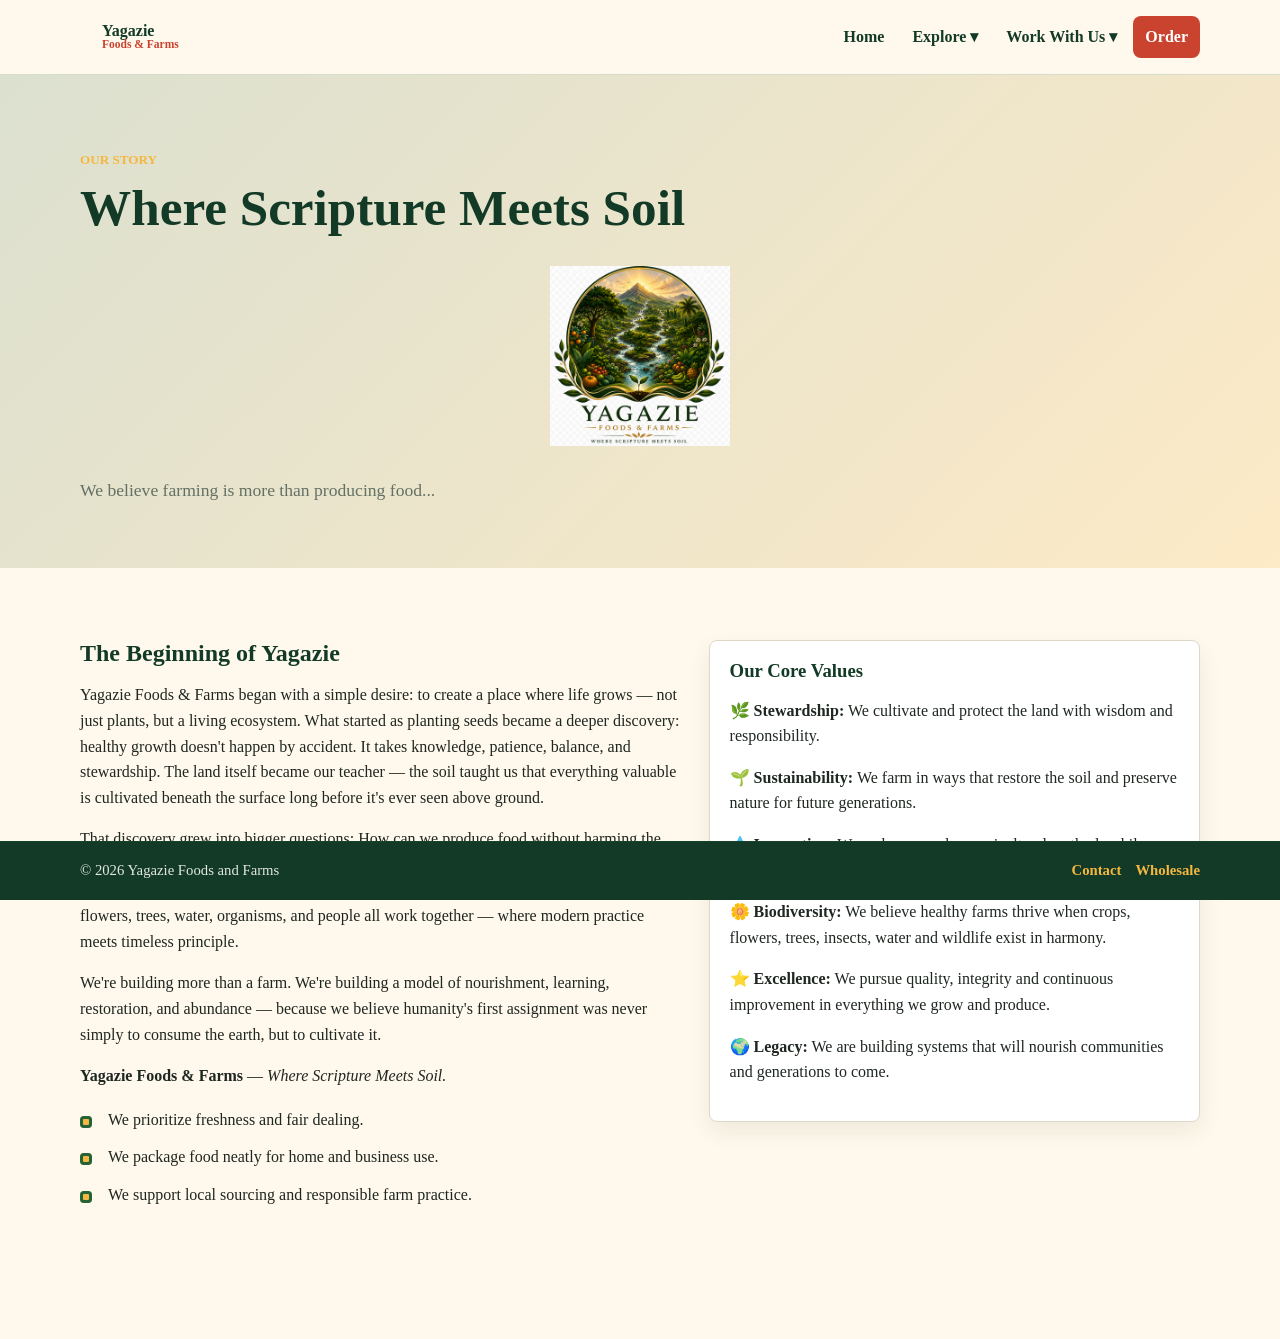
<file: Yagazie-Foods-Farms/about.html>
<!doctype html>
<html lang="en">
  <head>
    <meta charset="utf-8" />
    <meta name="viewport" content="width=device-width, initial-scale=1" />
    <title>About | Yagazie Foods and Farms</title>
    <link rel="stylesheet" href="app.css" />
  </head>
  <body>
    <!-- Repeated header keeps every page connected, as required for a multi-page website. -->
    <header class="site-header">
      <nav class="nav" aria-label="Main navigation">
        <a class="brand" href="index.html"
          ><span class="brand-mark"
            ><svg viewBox="0 0 64 64">
              <path
                fill="currentColor"
                d="M32 6c12 7 19 17 19 29 0 13-8 23-19 23S13 48 13 35C13 23 20 13 32 6Zm0 10c-7 6-11 12-11 19 0 8 5 15 11 15s11-7 11-15c0-7-4-13-11-19Z"
              />
              <path fill="#f4b740" d="M30 22h5v28h-5z" /></svg></span
          ><span class="brand-text"
            >Yagazie <small>Foods & Farms</small></span
          ></a
        >
        <ul class="menu">
          <li><a href="index.html">Home</a></li>
          <li class="dropdown">
            <button class="drop-button" type="button">Explore ▾</button>
            <div class="dropdown-menu">
              <a href="about.html">Our Story</a>
              
              <a href="farm.html">Our Farm</a
              >
              <a href="products.html">Harvest</a>

              <a href="recipes.html">Recipes</a>

            </div>
          </li>
          <li class="dropdown">
  <button class="drop-button" type="button">
    Work With Us ▾
  </button>

  <div class="dropdown-menu">
    <a href="wholesale.html">Wholesale</a>
    <a href="contact.html">Contact</a>
    
  </div>
</li>
          <li><a class="cta-link" href="contact.html">Order</a></li>
        </ul>
      </nav>
    </header>

    <main class="page-main">
      <section class="page-hero">
        <div class="section-inner">
          <p class="eyebrow">Our Story</p>

          <h1>Where Scripture Meets Soil</h1>

          <img
            src="images/yagazie-logo.png"
            alt="Yagazie Foods & Farms Logo"
            class="story-logo"
          />

          <p class="lead">We believe farming is more than producing food...</p>
        </div>
      </section>
      <section class="section">
        <div class="section-inner two-grid">
          <div>
            <h2>The Beginning of Yagazie</h2>

            <p>
              Yagazie Foods & Farms began with a simple desire: to create a
              place where life grows — not just plants, but a living
              ecosystem. What started as planting seeds became a deeper
              discovery: healthy growth doesn't happen by accident. It takes
              knowledge, patience, balance, and stewardship. The land itself
              became our teacher — the soil taught us that everything
              valuable is cultivated beneath the surface long before it's
              ever seen above ground.
            </p>

            <p>
              That discovery grew into bigger questions: How can we produce
              food without harming the environment that produces it? How can
              farms become ecosystems, not just fields? How can technology
              and nature work together? Our answer became a place where
              vegetables, fruits, flowers, trees, water, organisms, and
              people all work together — where modern practice meets
              timeless principle.
            </p>

            <p>
              We're building more than a farm. We're building a model of
              nourishment, learning, restoration, and abundance — because we
              believe humanity's first assignment was never simply to
              consume the earth, but to cultivate it.
            </p>

            <p class="story-signoff">
              <strong>Yagazie Foods & Farms</strong> —
              <em>Where Scripture Meets Soil.</em>
            </p>

            <ul class="list">
              <li>We prioritize freshness and fair dealing.</li>
              <li>We package food neatly for home and business use.</li>
              <li>We support local sourcing and responsible farm practice.</li>
            </ul>
          </div>
          <aside class="contact-panel">
            <h3>Our Core Values</h3>

            <p>
              <strong>🌿 Stewardship:</strong> We cultivate and protect the land
              with wisdom and responsibility.
            </p>

            <p>
              <strong>🌱 Sustainability:</strong> We farm in ways that restore
              the soil and preserve nature for future generations.
            </p>

            <p>
              <strong>💧 Innovation:</strong> We embrace modern agricultural
              methods while respecting natural ecosystems.
            </p>

            <p>
              <strong>🌼 Biodiversity:</strong> We believe healthy farms thrive
              when crops, flowers, trees, insects, water and wildlife exist in
              harmony.
            </p>

            <p>
              <strong>⭐ Excellence:</strong> We pursue quality, integrity and
              continuous improvement in everything we grow and produce.
            </p>

            <p>
              <strong>🌍 Legacy:</strong> We are building systems that will
              nourish communities and generations to come.
            </p>
          </aside>
        </div>

        
      </section>
    </main>

    <footer class="site-footer">
      <div class="footer-inner">
        <span>© <span class="year">2026</span> Yagazie Foods and Farms</span>

        <div class="footer-links">
         <a href="contact.html">Contact</a
          ><a href="wholesale.html">Wholesale</a>
        </div>
      </div>
    </footer>
    <script src="app.js"></script>
  </body>
</html>
</file>
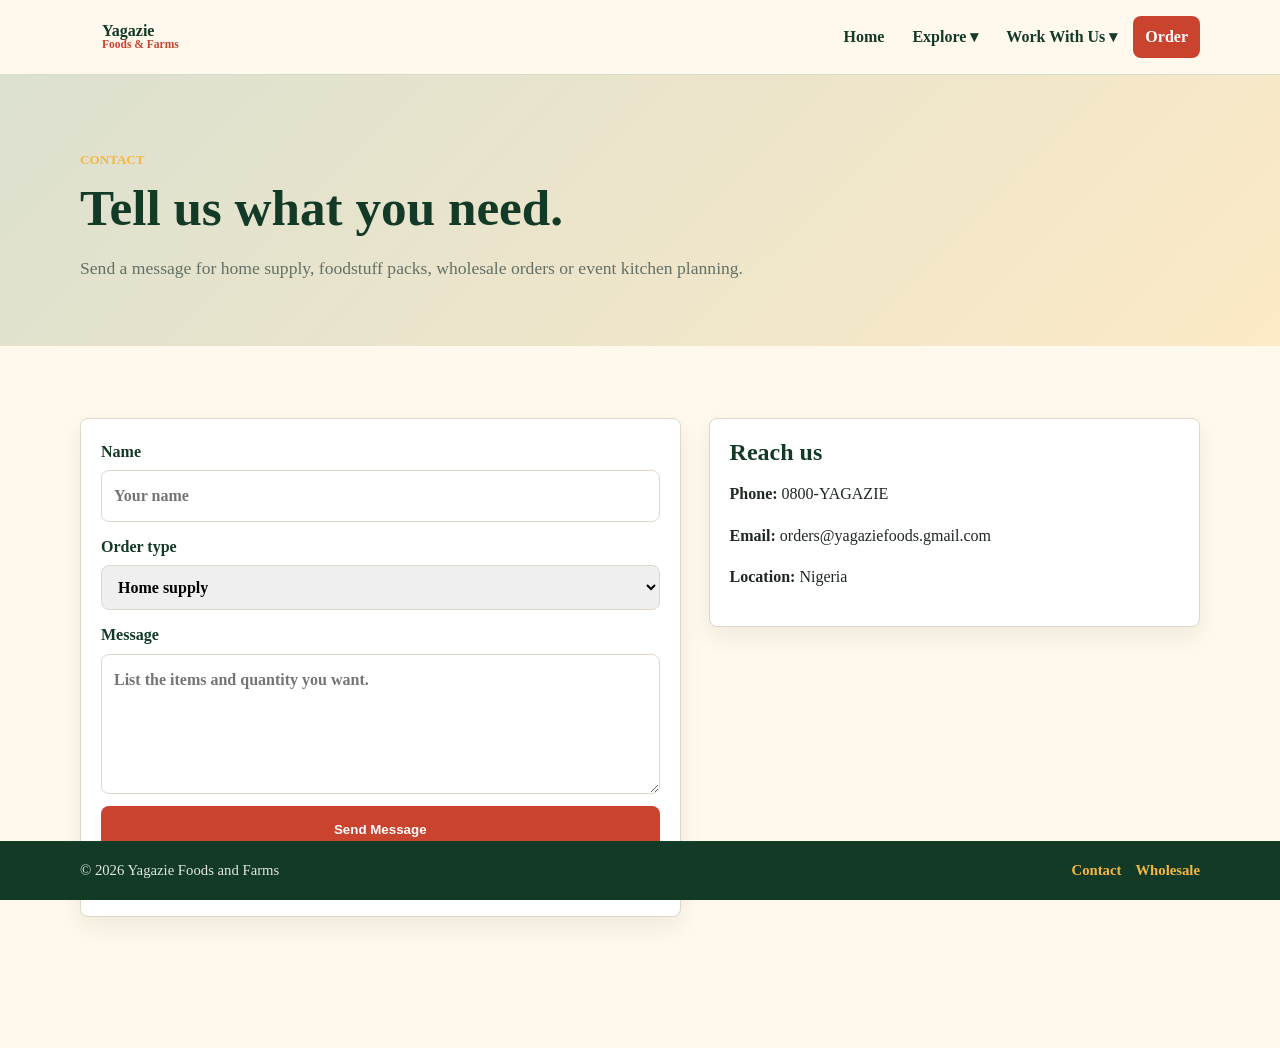
<file: Yagazie-Foods-Farms/contact.html>
<!doctype html>
<html lang="en">
<head><meta charset="utf-8"><meta name="viewport" content="width=device-width, initial-scale=1"><title>Contact | Yagazie Foods and Farms</title><link rel="stylesheet" href="app.css"></head>
<body>
  <!-- Contact form is static but gives friendly JavaScript feedback for the assignment. -->
  <header class="site-header"><nav class="nav" aria-label="Main navigation"><a class="brand" href="index.html"><span class="brand-mark"><svg viewBox="0 0 64 64"><path fill="currentColor" d="M32 6c12 7 19 17 19 29 0 13-8 23-19 23S13 48 13 35C13 23 20 13 32 6Zm0 10c-7 6-11 12-11 19 0 8 5 15 11 15s11-7 11-15c0-7-4-13-11-19Z"/><path fill="#f4b740" d="M30 22h5v28h-5z"/></svg></span><span class="brand-text">Yagazie <small>Foods & Farms</small></span></a><ul class="menu"><li><a href="index.html">Home</a></li><li class="dropdown"><button class="drop-button" type="button">Explore ▾</button><div class="dropdown-menu"><a href="about.html">About Us</a><a href="farm.html">Our Farm</a><a href="products.html">Catalog</a><a href="recipes.html">Recipes</a></div></li><li class="dropdown"><button class="drop-button" type="button">Work With Us ▾</button><div class="dropdown-menu"><a href="wholesale.html">Wholesale</a><a href="contact.html">Contact</a></div></li><li><a class="cta-link" href="contact.html">Order</a></li></ul></nav></header>
  <main class="page-main">
    <section class="page-hero"><div class="section-inner"><p class="eyebrow">Contact</p><h1>Tell us what you need.</h1><p class="lead">Send a message for home supply, foodstuff packs, wholesale orders or event kitchen planning.</p></div></section>
    <section class="section"><div class="section-inner two-grid">
      <form class="contact-panel form-grid" data-contact-form>
        <label>Name <input name="name" required placeholder="Your name"></label>
        <label>Order type <select name="type"><option>Home supply</option><option>Wholesale</option><option>Event supply</option><option>General question</option></select></label>
        <label>Message <textarea name="message" required placeholder="List the items and quantity you want."></textarea></label>
        <button class="button primary" type="submit">Send Message</button>
        <p data-form-status aria-live="polite"></p>
      </form>
      <aside class="contact-panel"><h2>Reach us</h2><p><strong>Phone:</strong> 0800-YAGAZIE</p><p><strong>Email:</strong> orders@yagaziefoods.gmail.com</p><p><strong>Location:</strong> Nigeria</p></aside>
    </div></section>
  </main>
  <footer class="site-footer"><div class="footer-inner"><span>© <span data-year></span> Yagazie Foods and Farms</span><div class="footer-links"><a href="contact.html">Contact</a><a href="wholesale.html">Wholesale</a></div></div></footer><script src="app.js"></script>
</body></html>
</file>
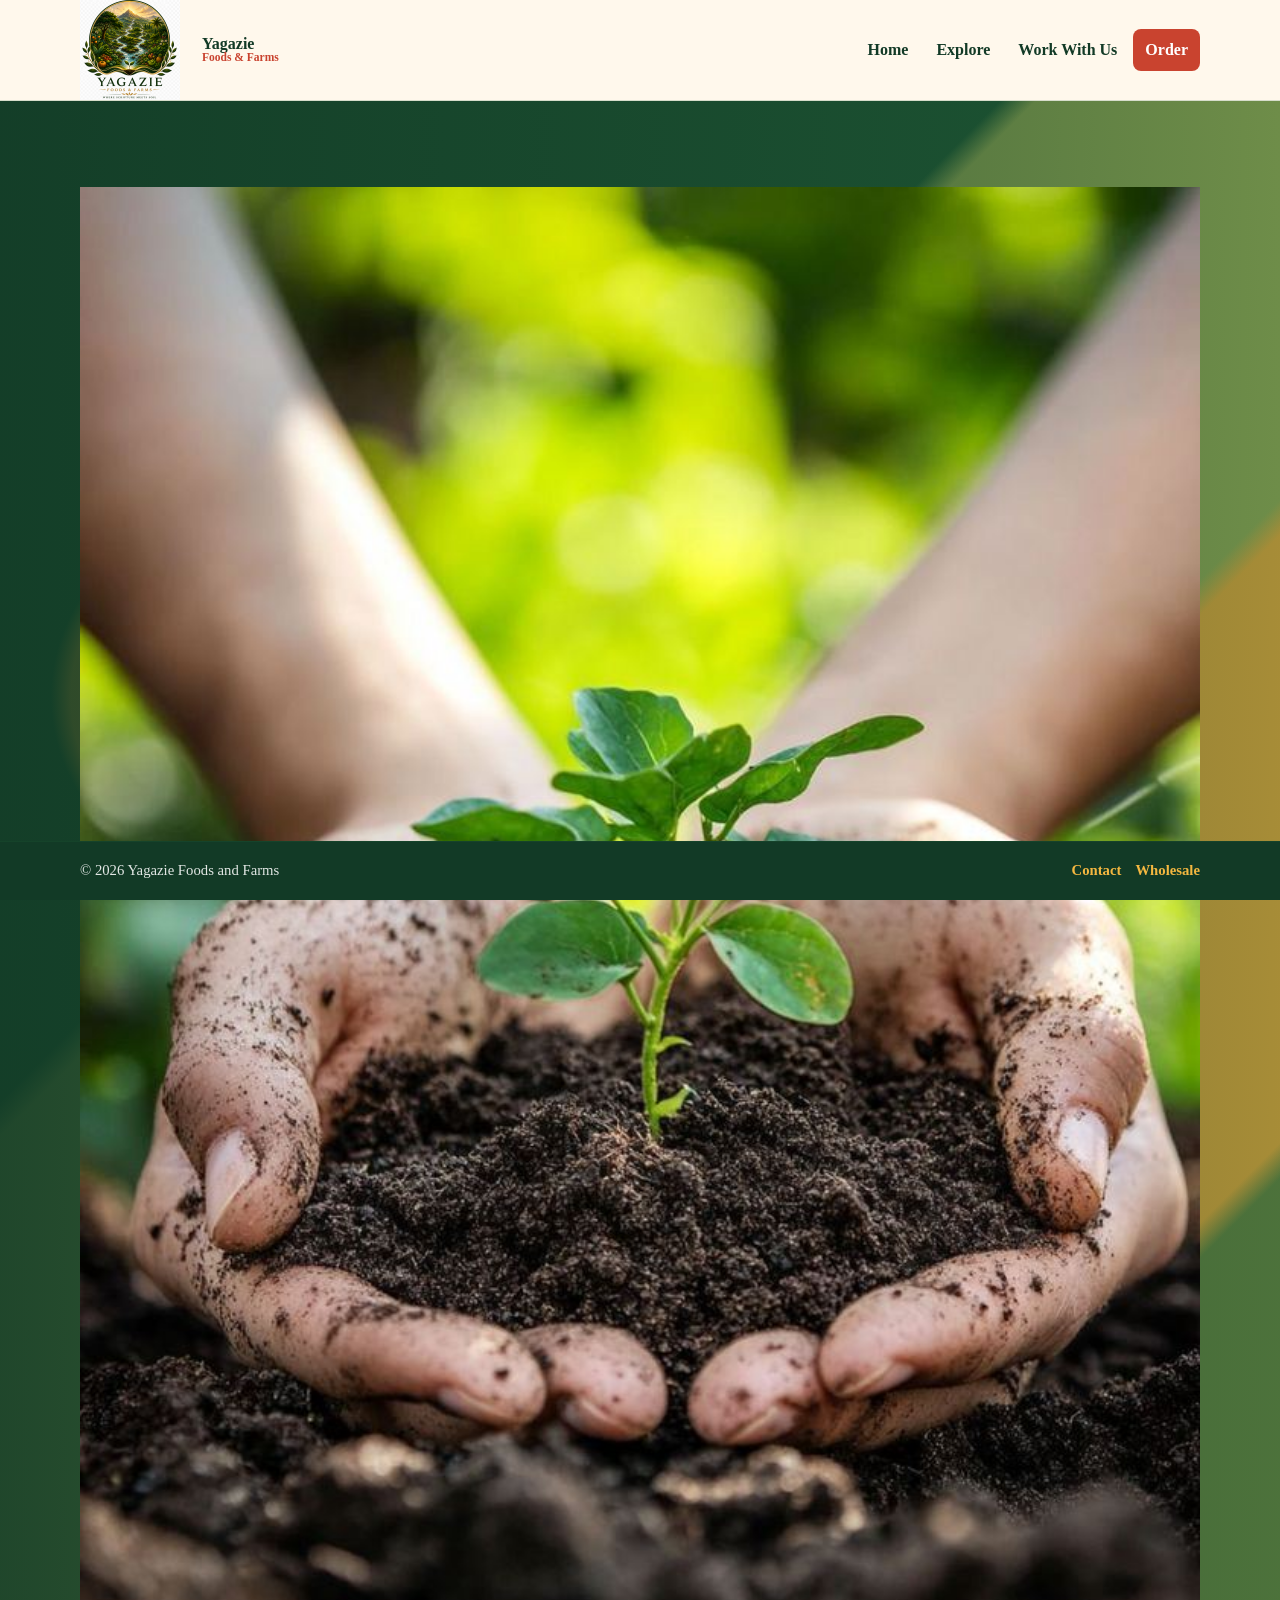
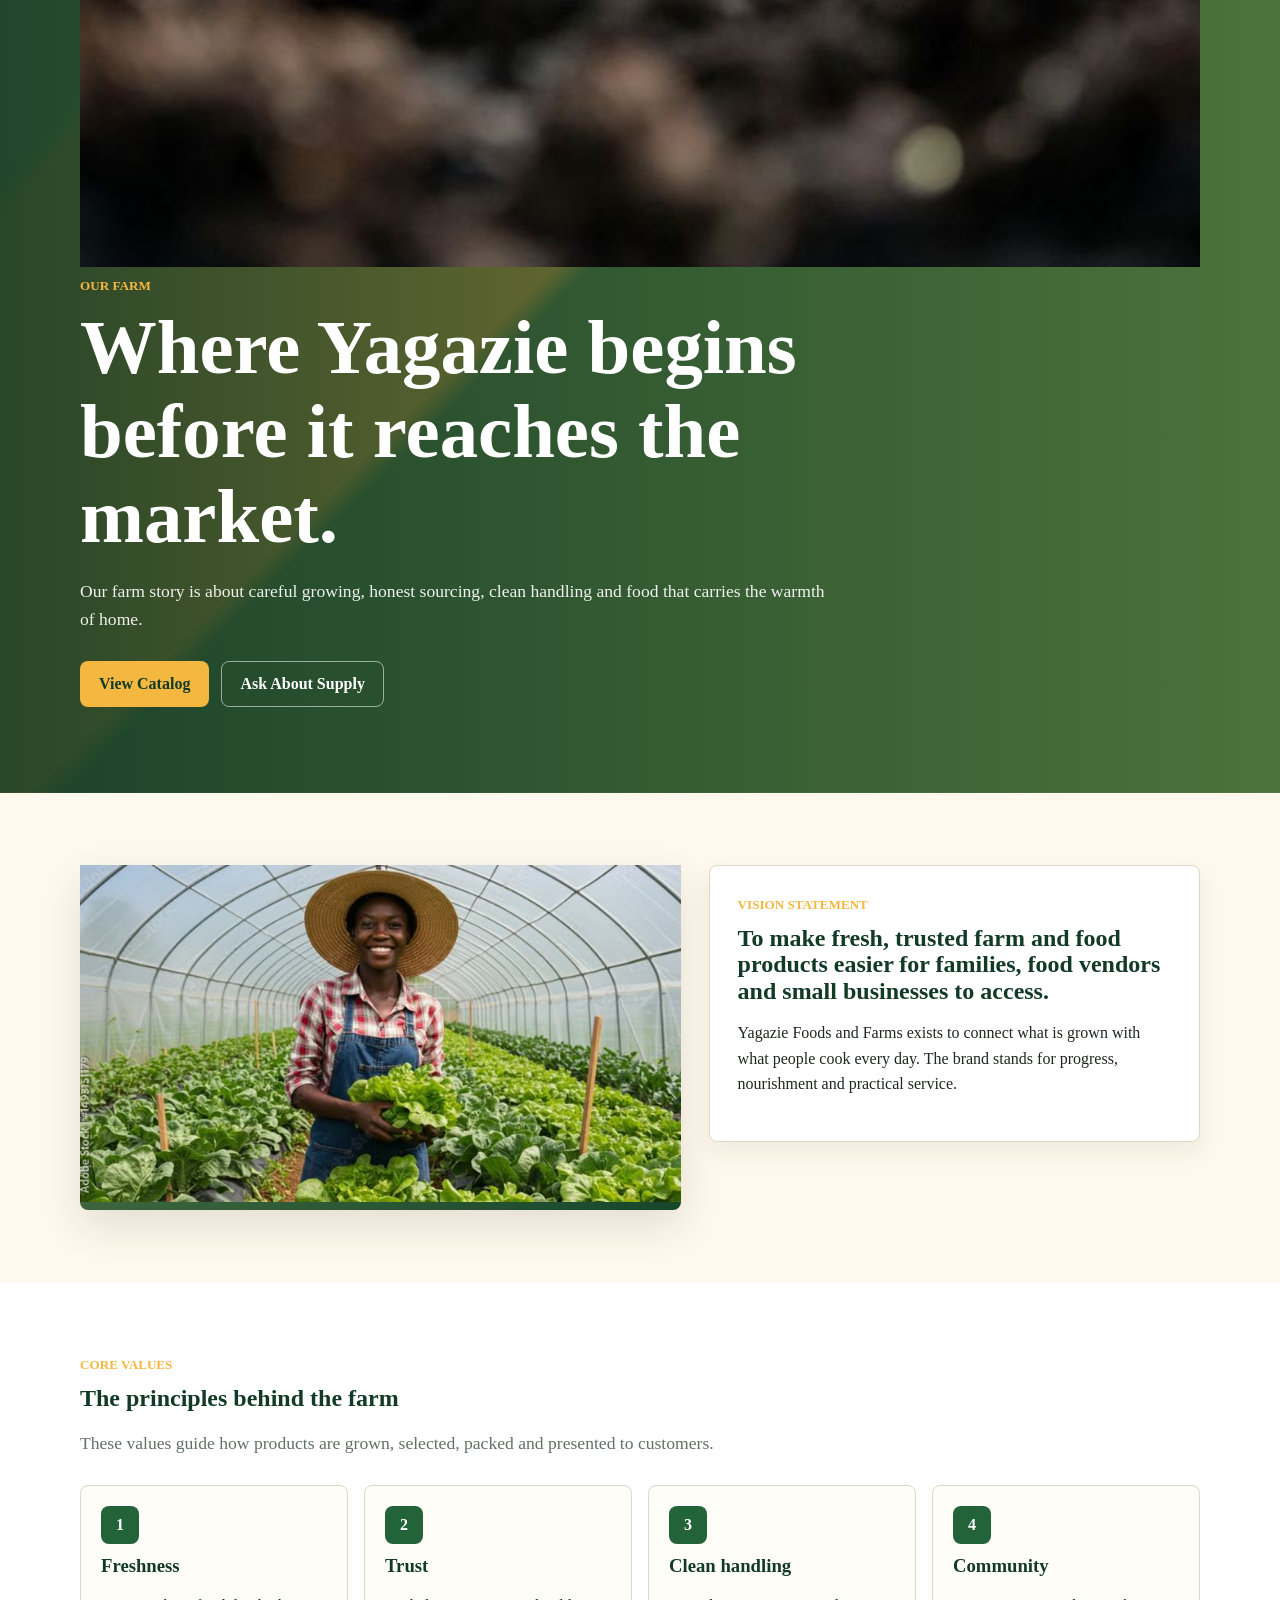
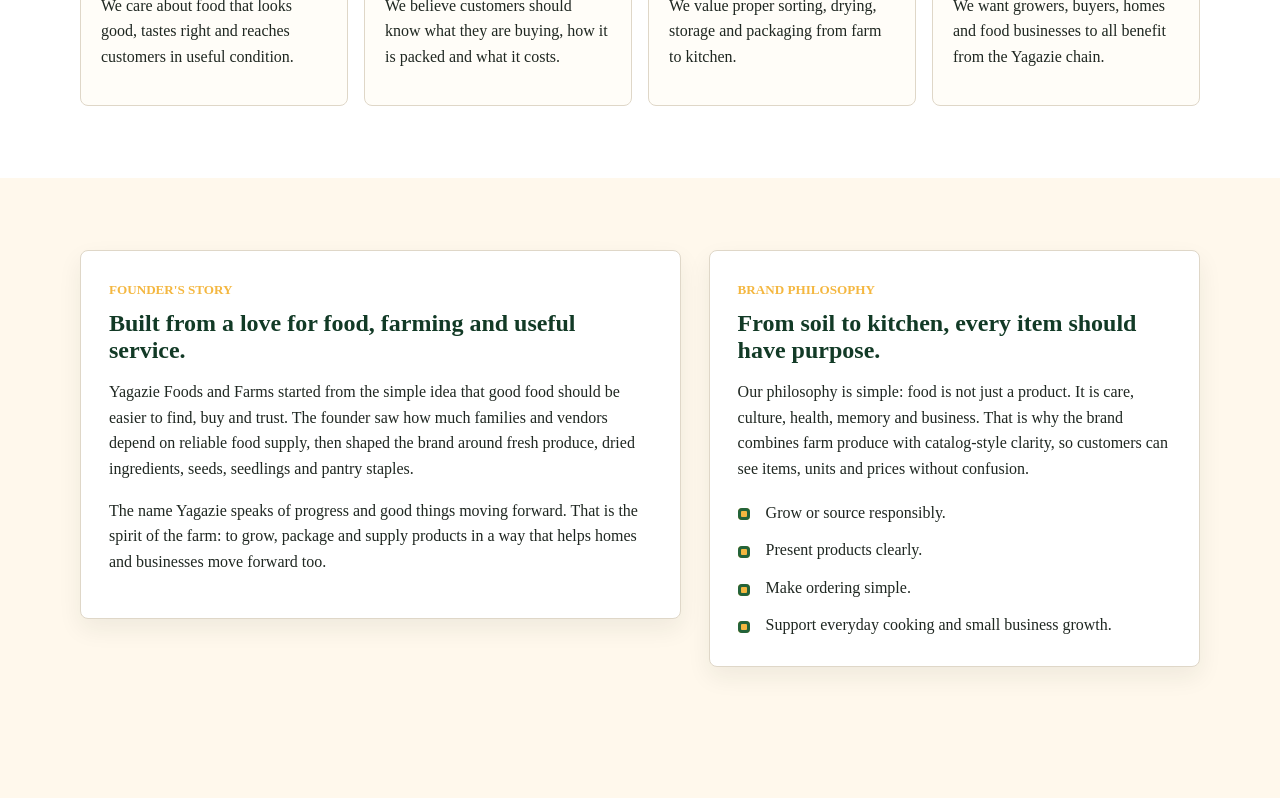
<file: Yagazie-Foods-Farms/farm.html>
<!doctype html>
<html lang="en">
<head>
  <meta charset="utf-8">
  <meta name="viewport" content="width=device-width, initial-scale=1">
  <title>Our Farm | Yagazie Foods and Farms</title>
  <link rel="stylesheet" href="app.css">
</head>
<body>
  <!-- Farm page: this comes before the catalog so customers understand the story behind the products. -->
  <header class="site-header">
    <nav class="nav" aria-label="Main navigation">
      <a class="brand" href="index.html">
        <span class="brand-mark">
          <img src="images/yagazie-logo.png" alt="Yagazie Foods and Farms Logo">
        </span>
        <span class="brand-text">Yagazie <small>Foods & Farms</small></span>
      </a>
      <ul class="menu">
        <li><a href="index.html">Home</a></li>
        <li class="dropdown">
          <button class="drop-button" type="button">Explore </button>
          <div class="dropdown-menu">
            <a href="about.html">About Us</a>
            <a href="farm.html">Our Farm</a>
            <a href="products.html">Catalog</a>
            <a href="recipes.html">Recipes</a>
          </div>
        </li>
        <li class="dropdown">
          <button class="drop-button" type="button">Work With Us </button>
          <div class="dropdown-menu">
            <a href="wholesale.html">Wholesale</a>
            <a href="contact.html">Contact</a>
            
          </div>
        </li>
        <li><a class="cta-link" href="contact.html">Order</a></li>
      </ul>
    </nav>
  </header>

  <main class="page-main">
    <section class="farm-cover">
      <div class="section-inner farm-cover-copy">
        <img
        src="images/farm-cover.jpg"
        alt="Fresh vegetables growing on Yagazie Farm"
        class="farm-cover-image">
        <p class="eyebrow">Our farm</p>
        <h1>Where Yagazie begins before it reaches the market.</h1>
        <p class="lead">Our farm story is about careful growing, honest sourcing, clean handling and food that carries the warmth of home.</p>
        <div class="actions">
          <a class="button secondary" href="products.html">View Catalog</a>
          <a class="button ghost" href="contact.html">Ask About Supply</a>
        </div>
      </div>
    </section>

    <section class="section">
      <div class="section-inner two-grid">
        <div class="farm-photo-band">
    <img
        src="images/yagaziefoodsand farms.jpg"
        alt="Fresh vegetables growing on Yagazie Farm"
        class="farm-cover-image">
</div>
        <div class="story-panel">
          <p class="eyebrow">Vision statement</p>
          <h2>To make fresh, trusted farm and food products easier for families, food vendors and small businesses to access.</h2>
          <p>Yagazie Foods and Farms exists to connect what is grown with what people cook every day. The brand stands for progress, nourishment and practical service.</p>
        </div>
      </div>
    </section>

    <section class="section alt">
      <div class="section-inner">
        <div class="section-title">
          <p class="eyebrow">Core values</p>
          <h2>The principles behind the farm</h2>
          <p class="lead">These values guide how products are grown, selected, packed and presented to customers.</p>
        </div>
        <div class="value-grid">
          <article class="value-card"><strong>1</strong><h3>Freshness</h3><p>We care about food that looks good, tastes right and reaches customers in useful condition.</p></article>
          <article class="value-card"><strong>2</strong><h3>Trust</h3><p>We believe customers should know what they are buying, how it is packed and what it costs.</p></article>
          <article class="value-card"><strong>3</strong><h3>Clean handling</h3><p>We value proper sorting, drying, storage and packaging from farm to kitchen.</p></article>
          <article class="value-card"><strong>4</strong><h3>Community</h3><p>We want growers, buyers, homes and food businesses to all benefit from the Yagazie chain.</p></article>
        </div>
      </div>
    </section>

    <section class="section">
      <div class="section-inner two-grid">
        <article class="story-panel">
          <p class="eyebrow">Founder's story</p>
          <h2>Built from a love for food, farming and useful service.</h2>
          <p>Yagazie Foods and Farms started from the simple idea that good food should be easier to find, buy and trust. The founder saw how much families and vendors depend on reliable food supply, then shaped the brand around fresh produce, dried ingredients, seeds, seedlings and pantry staples.</p>
          <p>The name Yagazie speaks of progress and good things moving forward. That is the spirit of the farm: to grow, package and supply products in a way that helps homes and businesses move forward too.</p>
        </article>
        <article class="story-panel">
          <p class="eyebrow">Brand philosophy</p>
          <h2>From soil to kitchen, every item should have purpose.</h2>
          <p>Our philosophy is simple: food is not just a product. It is care, culture, health, memory and business. That is why the brand combines farm produce with catalog-style clarity, so customers can see items, units and prices without confusion.</p>
          <ul class="list">
            <li>Grow or source responsibly.</li>
            <li>Present products clearly.</li>
            <li>Make ordering simple.</li>
            <li>Support everyday cooking and small business growth.</li>
          </ul>
        </article>
      </div>
      
    </section>
  </main>

  <footer class="site-footer">
    <div class="footer-inner">
      <span>© <span data-year></span> Yagazie Foods and Farms</span>
      <div class="footer-links">
       
        <a href="contact.html">Contact</a>
        <a href="wholesale.html">Wholesale</a>
      </div>
    </div>
  </footer>
  <script src="app.js"></script>
</body>
</html>
</file>
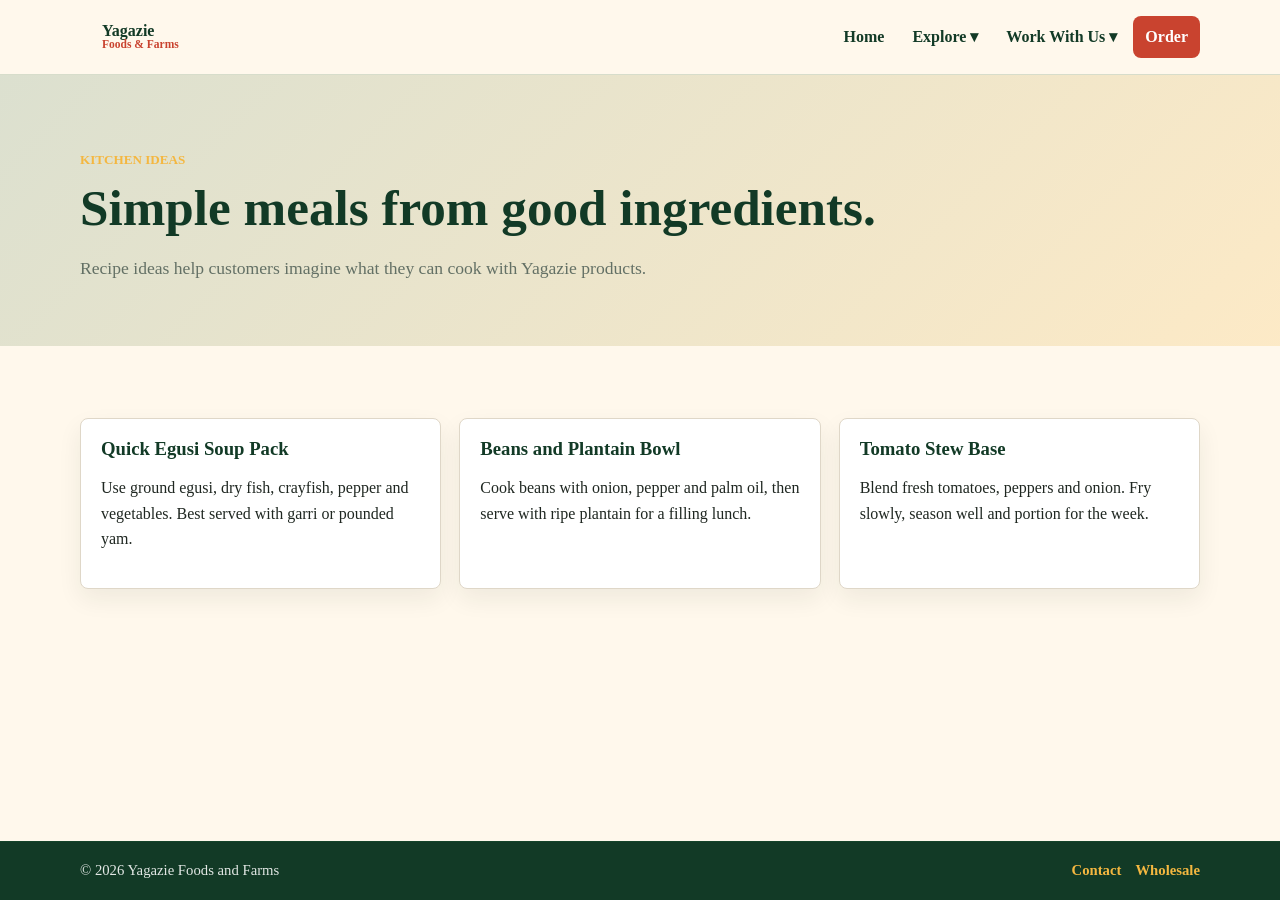
<file: Yagazie-Foods-Farms/recipes.html>
<!doctype html>
<html lang="en">
<head><meta charset="utf-8"><meta name="viewport" content="width=device-width, initial-scale=1"><title>Recipes | Yagazie Foods and Farms</title><link rel="stylesheet" href="app.css"></head>
<body>
  <!-- Recipe content makes the brand useful, not only promotional. -->
  <header class="site-header"><nav class="nav" aria-label="Main navigation"><a class="brand" href="index.html"><span class="brand-mark"><svg viewBox="0 0 64 64"><path fill="currentColor" d="M32 6c12 7 19 17 19 29 0 13-8 23-19 23S13 48 13 35C13 23 20 13 32 6Zm0 10c-7 6-11 12-11 19 0 8 5 15 11 15s11-7 11-15c0-7-4-13-11-19Z"/><path fill="#f4b740" d="M30 22h5v28h-5z"/></svg></span><span class="brand-text">Yagazie <small>Foods & Farms</small></span></a><ul class="menu"><li><a href="index.html">Home</a></li><li class="dropdown"><button class="drop-button" type="button">Explore ▾</button><div class="dropdown-menu"><a href="about.html">About Us</a><a href="farm.html">Our Farm</a><a href="products.html">Catalog</a><a href="recipes.html">Recipes</a></div></li><li class="dropdown"><button class="drop-button" type="button">Work With Us ▾</button><div class="dropdown-menu"><a href="wholesale.html">Wholesale</a><a href="contact.html">Contact</a></div></li><li><a class="cta-link" href="contact.html">Order</a></li></ul></nav></header>
  <main class="page-main">
    <section class="page-hero"><div class="section-inner"><p class="eyebrow">Kitchen ideas</p><h1>Simple meals from good ingredients.</h1><p class="lead">Recipe ideas help customers imagine what they can cook with Yagazie products.</p></div></section>
    <section class="section"><div class="section-inner"><div class="grid">
      <article class="card"><div class="card-body"><h3>Quick Egusi Soup Pack</h3><p>Use ground egusi, dry fish, crayfish, pepper and vegetables. Best served with garri or pounded yam.</p></div></article>
      <article class="card"><div class="card-body"><h3>Beans and Plantain Bowl</h3><p>Cook beans with onion, pepper and palm oil, then serve with ripe plantain for a filling lunch.</p></div></article>
      <article class="card"><div class="card-body"><h3>Tomato Stew Base</h3><p>Blend fresh tomatoes, peppers and onion. Fry slowly, season well and portion for the week.</p></div></article>
    </div>
    </div></section>
  </main>
  <footer class="site-footer"><div class="footer-inner"><span>© <span class="year">2026</span> Yagazie Foods and Farms</span><div class="footer-links"><a href="contact.html">Contact</a><a href="wholesale.html">Wholesale</a></div></div></footer><script src="app.js"></script>
</body></html>
</file>
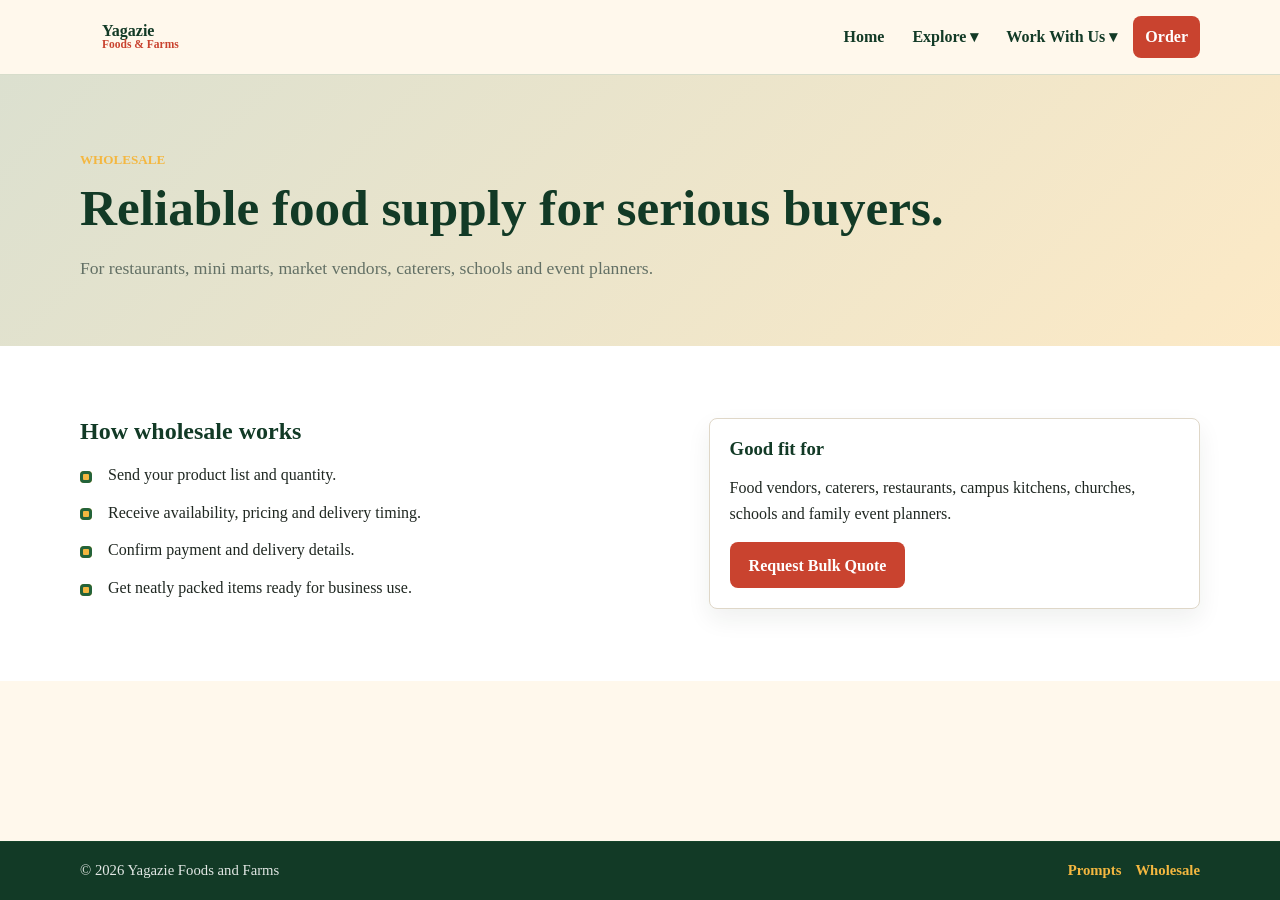
<file: Yagazie-Foods-Farms/wholesale.html>
<!doctype html>
<html lang="en">
<head><meta charset="utf-8"><meta name="viewport" content="width=device-width, initial-scale=1"><title>Wholesale | Yagazie Foods and Farms</title><link rel="stylesheet" href="app.css"></head>
<body>
  <!-- Wholesale page targets the business customers mentioned in the site strategy. -->
  <header class="site-header"><nav class="nav" aria-label="Main navigation"><a class="brand" href="index.html"><span class="brand-mark"><svg viewBox="0 0 64 64"><path fill="currentColor" d="M32 6c12 7 19 17 19 29 0 13-8 23-19 23S13 48 13 35C13 23 20 13 32 6Zm0 10c-7 6-11 12-11 19 0 8 5 15 11 15s11-7 11-15c0-7-4-13-11-19Z"/><path fill="#f4b740" d="M30 22h5v28h-5z"/></svg></span><span class="brand-text">Yagazie <small>Foods & Farms</small></span></a><ul class="menu"><li><a href="index.html">Home</a></li><li class="dropdown"><button class="drop-button" type="button">Explore ▾</button><div class="dropdown-menu"><a href="about.html">About Us</a><a href="farm.html">Our Farm</a><a href="products.html">Catalog</a><a href="recipes.html">Recipes</a></div></li><li class="dropdown"><button class="drop-button" type="button">Work With Us ▾</button><div class="dropdown-menu"><a href="wholesale.html">Wholesale</a><a href="contact.html">Contact</a></div></li><li><a class="cta-link" href="contact.html">Order</a></li></ul></nav></header>
  <main class="page-main">
    <section class="page-hero"><div class="section-inner"><p class="eyebrow">Wholesale</p><h1>Reliable food supply for serious buyers.</h1><p class="lead">For restaurants, mini marts, market vendors, caterers, schools and event planners.</p></div></section>
    <section class="section alt"><div class="section-inner two-grid"><div><h2>How wholesale works</h2><ul class="list"><li>Send your product list and quantity.</li><li>Receive availability, pricing and delivery timing.</li><li>Confirm payment and delivery details.</li><li>Get neatly packed items ready for business use.</li></ul></div><aside class="contact-panel"><h3>Good fit for</h3><p>Food vendors, caterers, restaurants, campus kitchens, churches, schools and family event planners.</p><a class="button primary" href="contact.html">Request Bulk Quote</a></aside></div><div class="section-inner"></div></section>
  </main>
  <footer class="site-footer"><div class="footer-inner"><span>© <span data-year></span> Yagazie Foods and Farms</span><div class="footer-links"><a href="prompts.html">Prompts</a><a href="wholesale.html">Wholesale</a></div></div></footer><script src="app.js"></script>
</body></html>
</file>
<file: index.css>
/* =========================================================
   ROOT VARIABLES
========================================================= */
:root {
  --bg: #f9f5f2;
  --surface: #ffffff;

  --dusty-rose: #c88787;
  --dusty-rose-dark: #b46e6e;

  --sand: #d8c2a4;
  --blush: #f3e7e4;
  --olive: #7a8564;
  --terracotta: #b77a58;

  --heading: #2f2a2a;
  --text: #66615d;

  --border: #eee7e1;

  --shadow: 0 10px 30px rgba(50, 40, 40, 0.08);

  --radius: 20px;
  --transition: 0.35s ease;
}

/* =========================================================
   RESET / BASE
========================================================= */
* {
  margin: 0;
  padding: 0;
  box-sizing: border-box;
}

html {
  scroll-behavior: smooth;
  font-size: 16px;
}

body {
  font-family: "Source Sans Pro", sans-serif;
  color: var(--text);
  background: var(--bg);
  line-height: 1.6;
  overflow-x: hidden;
}

h1, h2, h3, h4 {
  font-family: "Playfair Display", serif;
  font-weight: 700;
  line-height: 1.2;
}

h2 {
  font-size: 2.5rem;
  color: var(--heading);
}

img {
  max-width: 100%;
  height: auto;
  display: block;
}

a {
  text-decoration: none;
  color: inherit;
  transition: var(--transition);
}

.container {
  width: 90%;
  max-width: 1200px;
  margin: 0 auto;
}

.section-tag {
  display: inline-block;
  padding: 8px 20px;
  margin-bottom: 18px;
  background: #f8eee8;
  color: #8b5e3c;
  border-radius: 50px;
  font-size: 0.85rem;
  font-weight: 600;
  letter-spacing: 1px;
  text-transform: uppercase;
}

.section-heading {
  max-width: 700px;
  margin: 0 auto 60px;
  text-align: center;
}

.section-heading h2 {
  margin-bottom: 15px;
}

.section-heading p {
  font-size: 1.05rem;
  line-height: 1.8;
}

.primary-btn {
  display: inline-block;
  padding: 15px 35px;
  border-radius: 999px;
  background: var(--dusty-rose);
  color: #fff;
  font-weight: 600;
  letter-spacing: 0.3px;
  border: none;
  cursor: pointer;
}

.primary-btn:hover {
  background: var(--dusty-rose-dark);
}

.secondary-btn {
  display: inline-block;
  padding: 15px 35px;
  border-radius: 999px;
  border: 1px solid var(--dusty-rose);
  color: var(--heading);
  font-weight: 600;
}

.secondary-btn:hover {
  background: #fff;
}

/* =========================================================
   NAVBAR
========================================================= */
.navbar {
  position: sticky;
  top: 0;
  z-index: 100;
  background: rgba(249, 245, 242, 0.92);
  backdrop-filter: blur(8px);
  box-shadow: 0 2px 10px rgba(0, 0, 0, 0.04);
}

.navbar-inner {
  display: flex;
  justify-content: space-between;
  align-items: center;
  width: 90%;
  max-width: 1200px;
  margin: 0 auto;
  padding: 16px 0;
  position: relative;
}

.logo {
  font-size: 1.8rem;
  font-weight: 700;
  color: var(--heading);
  font-family: "Playfair Display", serif;
}

.nav-links {
  display: flex;
  list-style: none;
  gap: 40px;
}

.nav-links a {
  color: var(--heading);
  position: relative;
  padding-bottom: 6px;
  font-weight: 500;
  letter-spacing: 0.3px;
}

.nav-links a::after {
  content: "";
  position: absolute;
  left: 50%;
  bottom: 0;
  width: 0;
  height: 2px;
  background: var(--terracotta);
  transform: translateX(-50%);
  transition: 0.35s ease;
}

.nav-links a:hover::after {
  width: 100%;
}

.nav-links a:hover {
  color: var(--terracotta);
}

/* Mobile hamburger (checkbox-driven, no JS required to toggle) */
.nav-toggle {
  display: none;
}

.hamburger {
  display: none;
  font-size: 1.4rem;
  color: var(--heading);
  cursor: pointer;
  z-index: 101;
}

/* =========================================================
   HERO
========================================================= */
.hero {
  min-height: 90vh;
  display: flex;
  align-items: center;
  background: var(--bg);
  padding: 3rem 8% 5rem;
  position: relative;
  overflow: hidden;
}

.hero-content {
  display: grid;
  grid-template-columns: 1.1fr 0.9fr;
  align-items: center;
  gap: 60px;
  width: 100%;
  position: relative;
  z-index: 2;
}

.intro {
  display: inline-block;
  margin-bottom: 10px;
  color: var(--dusty-rose);
  font-weight: 600;
  letter-spacing: 2px;
  text-transform: uppercase;
  font-size: 0.9rem;
}

.hero h1 {
  font-size: 3.6rem;
  line-height: 1.1;
  margin-bottom: 12px;
  color: var(--heading);
}

.hero h1 span {
  color: var(--dusty-rose);
}

.hero h3 {
  margin-bottom: 18px;
  color: var(--olive);
  font-weight: 500;
  font-size: 1.2rem;
}

.hero p {
  font-size: 1.1rem;
  color: var(--text);
  max-width: 480px;
  line-height: 1.8;
  margin-bottom: 30px;
}

.hero-buttons {
  display: flex;
  gap: 18px;
  flex-wrap: wrap;
  margin-bottom: 30px;
}

.social-links {
  display: flex;
  gap: 22px;
}

.social-links a {
  color: var(--text);
  font-weight: 500;
}

.social-links a:hover {
  color: var(--terracotta);
}

.hero-image {
  display: flex;
  justify-content: center;
}

.image-circle {
  width: 340px;
  height: 340px;
  padding: 10px;
  background: #ffffff;
  border-radius: 50%;
  border: 8px solid rgba(255, 255, 255, 0.95);
  box-shadow: 0 20px 50px rgba(0, 0, 0, 0.1), 0 45px 90px rgba(0, 0, 0, 0.08);
  transition: 0.4s ease;
}

.image-circle:hover {
  transform: translateY(-8px);
}

.image-inner {
  width: 100%;
  height: 100%;
  overflow: hidden;
  border-radius: 50%;
}

.image-inner img {
  width: 100%;
  height: 100%;
  object-fit: cover;
  object-position: center;
}

/* Decorative shapes */
.shape {
  position: absolute;
  border-radius: 50%;
  z-index: 0;
}

.shape-1 { width: 260px; height: 260px; background: #f6e7e5; top: -100px; left: -70px; }
.shape-2 { width: 180px; height: 180px; background: #f4eee7; right: 80px; top: 100px; }
.shape-3 { width: 130px; height: 130px; background: #efe7dc; bottom: 30px; left: 45%; }

/* =========================================================
   ABOUT
========================================================= */
.about {
  padding: 100px 8%;
  background: #fffdfb;
}

.about-container {
  display: grid;
  grid-template-columns: 1fr 1fr;
  gap: 60px;
  align-items: center;
  max-width: 1200px;
  margin: 0 auto;
}

.about h2 {
  font-size: 2.4rem;
  margin: 15px 0 20px;
  line-height: 1.25;
}

.about p {
  line-height: 1.9;
  margin-bottom: 18px;
}

.about-text .primary-btn {
  margin-top: 10px;
}

.about-cards {
  display: flex;
  flex-direction: column;
  gap: 24px;
}

.about-card {
  background: #fff;
  padding: 28px;
  border-radius: 20px;
  border: 1px solid var(--border);
  box-shadow: 0 15px 35px rgba(0, 0, 0, 0.05);
  transition: 0.35s ease;
  opacity: 0;
  transform: translateY(30px);
}

.about-card.show {
  opacity: 1;
  transform: translateY(0);
}

.about-card:hover {
  transform: translateY(-8px);
  box-shadow: 0 25px 50px rgba(0, 0, 0, 0.08);
}

.about-card.show:hover {
  transform: translateY(-8px);
}

.about-card h3 {
  font-size: 1.3rem;
  margin-bottom: 10px;
  color: var(--heading);
}

/* =========================================================
   PROJECTS
========================================================= */
.projects {
  padding: 110px 8%;
  background: #f8f9fa;
}

.projects-grid {
  display: grid;
  grid-template-columns: repeat(3, 1fr);
  gap: 36px;
}

.project-card {
  background: #fff;
  border-radius: 18px;
  overflow: hidden;
  box-shadow: 0 15px 35px rgba(0, 0, 0, 0.06);
  transition: 0.35s ease;
  display: flex;
  flex-direction: column;
  opacity: 0;
  transform: translateY(30px);
}

.project-card.show {
  opacity: 1;
  transform: translateY(0);
}

.project-card:hover {
  transform: translateY(-10px);
  box-shadow: 0 30px 60px rgba(0, 0, 0, 0.1);
}

.project-card.show:hover {
  transform: translateY(-10px);
}

.project-img {
  position: relative;
  width: 100%;
  height: 220px;
  overflow: hidden;
  background: #e5e1dc;
}

.project-img img {
  width: 100%;
  height: 100%;
  object-fit: cover;
  transition: 0.5s ease;
}

.project-card:hover .project-img img {
  transform: scale(1.06);
}

/* Placeholder background for cards without a real screenshot yet */
.project-img.mega-chicken {
  background: linear-gradient(135deg, #2563eb, #14532d);
  display: flex;
  align-items: flex-end;
}

.project-badge {
  position: absolute;
  left: 14px;
  bottom: 14px;
  background: rgba(47, 42, 42, 0.75);
  color: #fff;
  padding: 6px 14px;
  border-radius: 999px;
  font-size: 0.72rem;
  font-weight: 600;
  letter-spacing: 0.3px;
  backdrop-filter: blur(4px);
}

.project-info {
  padding: 26px;
  display: flex;
  flex-direction: column;
  flex: 1;
}

.project-info h3 {
  font-size: 1.35rem;
  line-height: 1.3;
  margin-bottom: 10px;
  color: var(--heading);
}

.project-info p {
  line-height: 1.7;
  color: #666;
  font-size: 0.98rem;
  /* clamp description to 2 lines */
  display: -webkit-box;
  -webkit-line-clamp: 2;
  -webkit-box-orient: vertical;
  overflow: hidden;
}

.tech-used {
  margin-top: 12px;
  font-weight: 600;
  font-size: 0.85rem;
  color: var(--terracotta);
  -webkit-line-clamp: initial !important;
  display: block !important;
}

.project-links {
  margin-top: auto;
  padding-top: 20px;
  display: flex;
  gap: 10px;
  flex-wrap: wrap;
}

.btn-small {
  background: var(--terracotta);
  color: #fff;
  padding: 10px 18px;
  border-radius: 999px;
  font-weight: 600;
  font-size: 0.85rem;
  transition: 0.3s ease;
}

.btn-small:hover {
  background: #9c6244;
}

.btn-small.btn-outline {
  background: transparent;
  border: 1px solid var(--terracotta);
  color: var(--terracotta);
}

.btn-small.btn-outline:hover {
  background: var(--terracotta);
  color: #fff;
}

/* =========================================================
   CONTACT
========================================================= */
.contact {
  padding: 110px 8%;
  background: linear-gradient(160deg, var(--blush) 0%, #fcfaf8 55%, var(--sand) 130%);
}

.contact-intro {
  text-align: center;
  color: var(--text);
  line-height: 1.8;
}

.contact-grid {
  display: grid;
  grid-template-columns: 1.4fr 1fr;
  gap: 50px;
  max-width: 1000px;
  margin: 0 auto;
}

.contact-form {
  background: #fff;
  padding: 36px;
  border-radius: 20px;
  box-shadow: var(--shadow);
}

.contact-form label {
  display: block;
  margin-bottom: 6px;
  font-weight: 600;
  color: var(--heading);
}

.contact-form input,
.contact-form textarea {
  width: 100%;
  padding: 0.9rem;
  margin-bottom: 1.2rem;
  border: 1px solid #ddd;
  border-radius: 12px;
  font-family: inherit;
  transition: var(--transition);
  background: var(--bg);
}

.contact-form input:focus,
.contact-form textarea:focus {
  outline: none;
  border-color: var(--terracotta);
  box-shadow: 0 0 0 4px rgba(183, 122, 88, 0.15);
}

.contact-form .btn {
  display: inline-block;
  background: var(--terracotta);
  color: #fff;
  padding: 0.9rem 2rem;
  border-radius: 999px;
  font-weight: 600;
  border: none;
  cursor: pointer;
  transition: var(--transition);
}

.contact-form .btn:hover {
  background: #9c6244;
  transform: translateY(-2px);
}

.contact-info {
  background: #fff;
  padding: 36px;
  border-radius: 20px;
  box-shadow: var(--shadow);
  align-self: start;
}

.contact-info h3 {
  margin-bottom: 1.2rem;
  font-size: 1.5rem;
  color: var(--heading);
}

.contact-info p {
  margin-bottom: 1.5rem;
  color: var(--text);
}

.contact-info i {
  margin-right: 0.5rem;
  color: var(--terracotta);
}

.contact-info .social-links a {
  font-size: 1.3rem;
  color: var(--text);
}

.contact-info .social-links a:hover {
  color: var(--terracotta);
}

/* =========================================================
   FOOTER
========================================================= */
.footer {
  background: #2f2a2a;
  color: #f5f5f5;
  padding: 50px 8%;
  text-align: center;
}

.footer-social {
  margin-bottom: 1rem;
  display: flex;
  justify-content: center;
  gap: 1.5rem;
}

.footer-social a {
  color: #ffd9d9;
  font-size: 1.25rem;
}

.footer-social a:hover {
  color: #fff;
}

.footer p {
  font-size: 0.9rem;
}

.case-study-footer-text {
  margin-top: 1rem;
  font-style: italic;
  color: #b5aeae;
  font-size: 0.9rem;
}

/* =========================================================
   RESPONSIVE — TABLET
========================================================= */
@media (max-width: 1024px) {
  .projects-grid {
    grid-template-columns: repeat(2, 1fr);
  }

  .hero-content {
    gap: 40px;
  }

  .image-circle {
    width: 280px;
    height: 280px;
  }
}

/* =========================================================
   RESPONSIVE — MOBILE
========================================================= */
@media (max-width: 768px) {

  h2 { font-size: 2rem; }

  /* Nav */
  .hamburger {
    display: block;
  }

  .nav-links {
    flex-direction: column;
    position: absolute;
    top: 100%;
    left: 0;
    right: 0;
    background: var(--bg);
    padding: 0 8%;
    box-shadow: var(--shadow);
    gap: 1.2rem;
    max-height: 0;
    overflow: hidden;
    transition: max-height 0.3s ease, padding 0.3s ease;
  }

  .nav-toggle:checked ~ .nav-links {
    max-height: 320px;
    padding: 1.5rem 8%;
  }

  /* Hero */
  .hero {
    min-height: auto;
    padding: 2.5rem 6% 4rem;
    text-align: center;
  }

  .hero-content {
    grid-template-columns: 1fr;
    gap: 40px;
  }

  .hero-image {
    order: -1;
  }

  .image-circle {
    width: 220px;
    height: 220px;
  }

  .hero h1 {
    font-size: 2.6rem;
  }

  .hero p {
    margin: 0 auto 30px;
  }

  .hero-buttons,
  .social-links {
    justify-content: center;
  }

  /* About */
  .about {
    padding: 70px 6%;
  }

  .about-container {
    grid-template-columns: 1fr;
    gap: 40px;
    text-align: center;
  }

  .about-text .primary-btn {
    margin: 0 auto;
  }

  /* Projects */
  .projects {
    padding: 70px 6%;
  }

  .projects-grid {
    grid-template-columns: 1fr;
  }

  /* Contact */
  .contact {
    padding: 70px 6%;
  }

  .contact-grid {
    grid-template-columns: 1fr;
  }

  .contact-form,
  .contact-info {
    padding: 26px;
  }
}
</file>
<file: mamaputonline/style.css>
/* =============================
   MAMAPUTONLINE FINAL CSS
============================= */


/* COLORS */

:root{

    --primary:#4a0404;
    --dark:#210202;
    --cream:#f7f4eb;
    --gold:#efa747;
    --card:#c05c46;
    --green:#1d3b24;
    --white:#ffffff;

}


/* RESET */


*{

    margin:0;
    padding:0;
    box-sizing:border-box;

}


html{

    scroll-behavior:smooth;

}


body{

    font-family:'Poppins',sans-serif;
    background:var(--cream);
    color:var(--dark);
    overflow-x:hidden;

}




/* =============================
   HEADER
============================= */


.header{

    width:100%;

    position:sticky;
    top:0;
    z-index:1000;

    background:var(--primary);

    display:flex;
    align-items:center;
    justify-content:space-between;

    padding:10px 5%;

}


/* LOGO */


.logo-area{

    display:flex;
    align-items:center;
    gap:15px;

}


.logo-area img{

    width: 180px;
    height: auto;

}


.logo-area h2{

    font-family:'Pacifico',cursive;
    font-size:2.2rem;
    color:white;

}


.tagline{

    color:var(--gold);
    font-size:.85rem;
    font-weight:600;

}


.sub-tagline{

    color:var(--cream);
    font-size:.75rem;
    letter-spacing:1px;

}




/* NAV */


.nav-menu{

    display:flex;
    align-items:center;
    gap:25px;

}


nav ul{

    display:flex;
    list-style:none;
    gap:25px;

}


nav a{

    color:white;
    text-decoration:none;
    font-weight:500;
    transition:.3s;

}


nav a:hover{

    color:var(--gold);

}


/* HAMBURGER (hidden on desktop) */

.nav-toggle{

    display:none;

}

.hamburger{

    display:none;
    flex-direction:column;
    justify-content:center;
    gap:5px;
    width:32px;
    height:24px;
    cursor:pointer;

}

.hamburger span{

    display:block;
    width:100%;
    height:3px;
    background:white;
    border-radius:3px;
    transition:.3s;

}



/* SEARCH */


.search-box input{

    width:220px;
    padding:12px 18px;

    border:none;
    outline:none;

    border-radius:50px;

    font-family:'Poppins',sans-serif;

}




/* WHATSAPP BUTTON */


.whatsapp-btn{

    background:var(--gold);

    padding:12px 22px;

    border-radius:50px;

    color:var(--dark);

    text-decoration:none;

    font-weight:700;

    transition:.3s;

}


.whatsapp-btn:hover{

    box-shadow:0 0 25px rgba(239,167,71,.8);

}






/* =============================
   HERO
============================= */


.hero{

    min-height:85vh;

    background:

    linear-gradient(
        rgba(33,2,2,.82),
        rgba(33,2,2,.82)
    ),

    url("images/hero-bg.jpeg");


    background-size:cover;

    background-position:center top;


    display:flex;

    align-items:center;

}



.hero-content{

    width:100%;

    padding:60px 8%;


    display:flex;

    align-items:center;

    justify-content:space-between;

}




.hero-text{

    width:50%;

}



.hero-text h1{


    color:white;

    font-size:6rem;

    line-height:1;

    margin-bottom:25px;

    font-weight:800;


}



.hero-text p{

    color:white;

    line-height:1.8;

    font-size:1.1rem;

}



.hero-line span{

    color:var(--gold);

    font-weight:700;

}



.hero-buttons{

    margin-top:30px;

    display:flex;

    gap:15px;

}




.btn-primary,
.btn-secondary{


    padding:15px 30px;

    border-radius:50px;

    text-decoration:none;

    font-weight:700;

}



.btn-primary{


    background:var(--gold);

    color:var(--dark);

}



.btn-secondary{


    border:2px solid var(--gold);

    color:white;

}





/* STEW IMAGE */


.hero-image{

    width:50%;

    display:flex;

    justify-content:center;

}



.stew-circle{

    width:520px;

    height:620px;

    border-radius:35px;


    overflow:hidden;

    position:relative;


    box-shadow:0 0 60px rgba(239,167,71,.6);

}



.stew-circle img{

    width:100%;

    height:100%;

    object-fit:cover;

    object-position:center;


    animation:zoomStew 12s infinite alternate;

}



@keyframes zoomStew{


    from{

        transform:scale(1);

    }


    to{

        transform:scale(1.1);

    }


}




/* STEAM */


.steam{


    position:absolute;


    width:40px;

    height:130px;


    background:rgba(255,255,255,.2);


    filter:blur(15px);


    top:15%;


    animation:steamUp 5s infinite;


}



.steam1{

    left:40%;

}


.steam2{

    left:50%;

    animation-delay:1s;

}


.steam3{

    left:60%;

    animation-delay:2s;

}



@keyframes steamUp{


    0%{

        opacity:0;

        transform:translateY(0);

    }


    50%{

        opacity:1;

    }


    100%{

        opacity:0;

        transform:translateY(-120px);

    }


}







/* GENERAL SECTIONS */


section{

    padding:80px 8%;

}



section h2{


    text-align:center;

    color:var(--primary);

    font-size:2.7rem;

    margin-bottom:25px;

}





/* REGIONS */


.region-grid,
.meal-grid,
.location-grid{


    display:grid;

    grid-template-columns:repeat(auto-fit,minmax(230px,1fr));

    gap:25px;


}



.region-card,
.meal-card,
.location-card{

    min-height:260px;

    border-radius:25px;

    padding:30px;

    display:flex;
    flex-direction:column;

    justify-content:center;
    align-items:center;

    text-align:center;

    color:white;

    overflow:hidden;

    position:relative;

    background-size:cover;
    background-position:center;

}


.region-card::before{

    content:"";

    position:absolute;

    inset:0;

    background:rgba(33,2,2,.65);

}


.region-card h3,
.region-card p{

    position:relative;

    z-index:2;

}


.region-card h3{

    color:#efa747;

    font-size:2rem;

}


.region-card{

    height:340px;

    border-radius:10px;

}


.region-card img{

    position:absolute;

    inset:0;

    width:100%;

    height:100%;

    object-fit:cover;

    z-index:0;

    border-radius:10px;

}


.region-card p{

    font-size:0.95rem;

    line-height:1.5;

    overflow-y:auto;

}


.East{

background-image:url("images/Igbo-cap.jpg");

}


.West{

background-image:url("images/yoruba.jpg");

}


.North{

background-image:url("images/Hausa.jpg");

}


.SouthSouth{

background-image:url("images/south\ south.jpg");

}



.region-card:hover,
.meal-card:hover,
.location-card:hover{


    transform:translateY(-10px);


}






/* MEALS */


.meal-card{

    position:relative;

    background:transparent;

    color:white;

    box-shadow:0 10px 25px rgba(0,0,0,.15);

    overflow:hidden;

    border-radius:10px;

    min-height:300px;

    padding:0;

    display:flex;

    align-items:center;

    justify-content:flex-end;

    text-align:center;


}


.meal-card img{

    position:absolute;

    inset:0;

    width:100%;

    height:100%;

    object-fit:cover;

    border-radius:10px;

    z-index:0;


}


.meal-card::before{

    content:"";

    position:absolute;

    inset:0;

    background:linear-gradient(to top, rgba(0,0,0,.8) 0%, rgba(0,0,0,.25) 55%, rgba(0,0,0,0) 100%);

    z-index:1;

    border-radius:10px;


}


.meal-card h3,
.meal-card .price,
.meal-card p{

    position:relative;

    z-index:2;

    color:white;


}


.meal-card h3{

    margin-top:0;


}


.meal-card > *{

    padding:0 20px;


}


.meal-card p:last-child{

    padding-bottom:20px;


}



.price{


    color:var(--primary);


    font-size:1.3rem;


    font-weight:800;


}






/* STORY */


.story{


    display:flex;


    gap:50px;


    align-items:center;


}



.story-text{


    flex:1;


}



.story-text p{


    margin-bottom:15px;


    line-height:1.8;


}



.story-image{


    flex:1;


}



.story-image img{


    width:100%;


    border-radius:25px;


}






/* WHY US */


.why-us{


    display:grid;


    grid-template-columns:repeat(auto-fit,minmax(220px,1fr));


    gap:25px;


}



.why-card{


    background:var(--primary);


    color:white;


    padding:35px;


    border-radius:20px;


    text-align:center;


}



.why-card h3{


    color:var(--gold);


}







/* LOCATIONS */


.location-card{


    background:var(--card);


    color:white;


    font-weight:700;


}






/* CTA */


.cta{


    background:var(--primary);


    text-align:center;


}



.cta h2{


    color:white;


}



.cta p{


    color:white;


    margin:15px;


}



.cta-btn{


    display:inline-block;


    margin-top:20px;


    background:var(--gold);


    padding:15px 35px;


    border-radius:50px;


    color:var(--dark);


    text-decoration:none;


    font-weight:700;


}






/* FOOTER */


footer{


    background:var(--green);


    color:white;


    text-align:center;


    padding:50px;


}



footer h3{


    color:var(--gold);


    margin-bottom:15px;


}






/* MOBILE RESPONSIVE */


@media(max-width:900px){


.header{

    flex-wrap:wrap;

    justify-content:space-between;

}


.hamburger{

    display:flex;

}


.nav-menu{

    order:10;

    flex-basis:100%;

    max-height:0;

    overflow:hidden;

    flex-direction:column;

    align-items:stretch;

    gap:0;

    transition:max-height .35s ease;

}


.nav-toggle:checked ~ .nav-menu{

    max-height:500px;

    margin-top:15px;

}


nav ul{

    flex-direction:column;

    align-items:center;

    gap:15px;

    padding:15px 0;

}


.search-box{

    display:flex;
    justify-content:center;

    padding-bottom:15px;

}


.search-box input{

    width:100%;
    max-width:320px;

}



.hero-content{


    flex-direction:column;

    text-align:center;

}



.hero-text,
.hero-image{


    width:100%;

}



.hero-text h1{


    font-size:3.5rem;

}



.stew-circle{


    margin-top:40px;

    width:320px;

    height:320px;

}



.story{


    flex-direction:column;

}


}
</file>
<file: Yagazie-Foods-Farms/app.css>
/* Yagazie Foods and Farms - shared website styling
   The design uses a warm, market-fresh Nigerian food brand feel without relying on external libraries. */
:root {
  --leaf: #23633a;
  --leaf-dark: #123a26;
  --pepper: #c9432f;
  --gold: #f4b740;
  --cream: #fff8ec;
  --ink: #1f2721;
  --muted: #637065;
  --line: #dfd7c8;
  --white: #ffffff;
  --shadow: 0 16px 40px rgba(31, 39, 33, 0.12);
}

* {
  box-sizing: border-box;
}

html {
  scroll-behavior: smooth;
}

body {
  margin: 0;
  min-height: 100vh;
  display: flex;
  flex-direction: column;
  color: var(--ink);
  background: var(--cream);
  body{
    font-family: "Inter", sans-serif;
}
  line-height: 1.6;
}

a {
  color: inherit;
  text-decoration: none;
}

img,
svg {
  max-width: 100%;
}

.site-header {
  position: sticky;
  top: 0;
  z-index: 20;
  border-bottom: 1px solid rgba(35, 99, 58, 0.18);
  background: rgba(255, 248, 236, 0.96);
  backdrop-filter: blur(12px);
}

.nav {
  width: min(1120px, calc(100% - 32px));
  margin: 0 auto;
  min-height: 74px;
  display: flex;
  align-items: center;
  justify-content: space-between;
  gap: 20px;
}

.brand {
  display: inline-flex;
  align-items: center;
  gap: 10px;
  font-weight: 800;
  color: var(--leaf-dark);
}

.brand-mark {
    display: flex;
    align-items: center;
    justify-content: center;
}

.brand-text {
    display: flex;
    flex-direction: column;
    line-height: 1;
    margin-left: 12px;
}

.brand-text small {
  color: var(--pepper);
  font-size: 0.72rem;
  letter-spacing: 0;
}

.menu {
  display: flex;
  align-items: center;
  gap: 4px;
  padding: 0;
  margin: 0;
  list-style: none;
}

.menu a,
.drop-button {
  display: inline-flex;
  align-items: center;
  gap: 6px;
  min-height: 42px;
  padding: 0 12px;
  border: 0;
  border-radius: 8px;
  color: var(--leaf-dark);
  background: transparent;
  font: inherit;
  font-weight: 700;
  cursor: pointer;
}

.menu a:hover,
.drop-button:hover,
.menu a:focus-visible,
.drop-button:focus-visible {
  outline: none;
  background: rgba(244, 183, 64, 0.24);
}

.dropdown {
  position: relative;
}

.dropdown-menu {
  position: absolute;
  top: calc(100% + 8px);
  right: 0;
  min-width: 220px;
  padding: 8px;
  display: none;
  border: 1px solid var(--line);
  border-radius: 8px;
  background: var(--white);
  box-shadow: var(--shadow);
}

.dropdown:hover .dropdown-menu,
.dropdown:focus-within .dropdown-menu {
  display: grid;
}

.dropdown-menu a {
  justify-content: flex-start;
  width: 100%;
}

.cta-link {
  background: var(--pepper) !important;
  color: var(--white) !important;
}

.page-main {
  flex: 1;
}


.hero {
  min-height: 100vh;
  display: grid;
  align-items: center;

  background:
    linear-gradient(
      rgba(18, 58, 38, 0.55),
      rgba(18, 58, 38, 0.55)
    ),
    url("images/hero.jpg");

  background-size: cover;
  background-position: center;
  background-repeat: no-repeat;
}


.hero-inner,
.section-inner {
  width: min(1120px, calc(100% - 32px));
  margin: 0 auto;
}

.hero-copy {
  max-width: 760px;
  color: var(--white);
  padding: 72px 0;

  display: flex;
  flex-direction: column;
  gap: 22px;
}

.eyebrow {
  margin: 0 0 10px;
  color: var(--gold);
  font-weight: 800;
  text-transform: uppercase;
  font-size: 0.82rem;
}

h1,
h2,
h3{
    font-family:"Cormorant Garamond",serif;
    margin:0;
    line-height:1.1;
    color:var(--leaf-dark);
}

.hero h1 {
  color: var(--white);
  font-size: clamp(3rem, 7vw, 6.2rem);
  line-height: 0.95;
  letter-spacing: -1px;
}

.lead {
  max-width: 760px;
  font-size: 1.1rem;
  color: var(--muted);
}

.hero .lead {
  color: rgba(255, 255, 255, 0.92);
  font-size: 1.15rem;
  line-height: 1.8;
  max-width: 640px;
}

.actions {
  display: flex;
  flex-wrap: wrap;
  gap: 12px;
  margin-top: 28px;
}

.button {
  display: inline-flex;
  align-items: center;
  justify-content: center;
  min-height: 46px;
  padding: 0 18px;
  border-radius: 8px;
  border: 1px solid transparent;
  font-weight: 800;
}

.button.primary {
  color: var(--white);
  background: var(--pepper);
}

.button.secondary {
  color: var(--leaf-dark);
  background: var(--gold);
}

.button.ghost {
  color: var(--white);
  border-color: rgba(255, 255, 255, 0.55);
}

.section {
  padding: 72px 0;
}

.section.alt {
  background: var(--white);
}

.section-title {
  max-width: 820px;
  margin-bottom: 28px;
}

.grid {
  display: grid;
  grid-template-columns: repeat(3, 1fr);
  gap: 18px;
}

.plant-grid {
  display: grid;
  grid-template-columns: repeat(4, 1fr);
  gap: 16px;
}

.catalog-grid {
  display: grid;
  grid-template-columns: repeat(3, 1fr);
  gap: 16px;
}

.catalog-shell {
  overflow: hidden;
  border-radius: 8px;
  border: 1px solid #1f2721;
  background: #080b09;
  color: #f8f6ee;
  box-shadow: var(--shadow);
}

.catalog-banner {
  min-height: 260px;
  display: grid;
  align-items: end;
  padding: 28px;
  background:
    linear-gradient(180deg, rgba(8, 11, 9, 0.1), rgba(8, 11, 9, 0.82)),
    radial-gradient(circle at 18% 44%, #d84335 0 8%, transparent 9%),
    radial-gradient(circle at 27% 50%, #f9d6c6 0 7%, transparent 8%),
    radial-gradient(circle at 70% 38%, #d6b678 0 13%, transparent 14%),
    radial-gradient(circle at 76% 62%, #82b45f 0 10%, transparent 11%),
    linear-gradient(135deg, #f8f0dc, #b7c69a);
  background-size: cover;
}

.catalog-banner h2 {
  max-width: 560px;
  color: #ffffff;
  font-size: clamp(2rem, 5vw, 3.7rem);
}

.catalog-banner p {
  max-width: 520px;
  margin: 8px 0 0;
  color: rgba(255, 255, 255, 0.9);
  font-size: 1.08rem;
}

.catalog-section {
  padding: 28px;
  border-top: 1px solid rgba(255, 255, 255, 0.08);
}

.catalog-section-head {
  display: flex;
  align-items: center;
  justify-content: space-between;
  gap: 18px;
  margin-bottom: 16px;
}

.catalog-section-head h3 {
  color: #ffffff;
  font-size: 1.45rem;
}

.see-all {
  display: inline-flex;
  align-items: center;
  justify-content: center;
  min-height: 38px;
  padding: 0 16px;
  border-radius: 999px;
  color: #ffffff;
  background: #252927;
  font-weight: 800;
}

.catalog-items {
  display: grid;
  gap: 16px;
}

.catalog-item {
  display: grid;
  grid-template-columns: 92px 1fr auto;
  gap: 16px;
  align-items: center;
}

.item-photo {
  width: 92px;
  aspect-ratio: 1;
  display: grid;
  place-items: center;
  border-radius: 8px;
  color: #ffffff;
  font-weight: 900;
  background: linear-gradient(135deg, #23633a, #f4b740);
}

.photo-spice {
  background:
    radial-gradient(circle at 38% 34%, #f7d36f 0 12%, transparent 13%),
    radial-gradient(circle at 55% 61%, #c9432f 0 16%, transparent 17%),
    linear-gradient(135deg, #7b2d24, #f4b740);
}

.photo-veg {
  background:
    radial-gradient(circle at 34% 36%, #9fd36b 0 13%, transparent 14%),
    radial-gradient(circle at 58% 58%, #23633a 0 18%, transparent 19%),
    linear-gradient(135deg, #113a24, #8dbb5d);
}

.photo-tuber {
  background:
    radial-gradient(circle at 42% 48%, #d8aa70 0 22%, transparent 23%),
    radial-gradient(circle at 63% 57%, #8b5c35 0 15%, transparent 16%),
    linear-gradient(135deg, #f4b740, #6d4b2d);
}

.photo-flower {
  background:
    radial-gradient(circle at 36% 34%, #f6b2c8 0 15%, transparent 16%),
    radial-gradient(circle at 61% 38%, #d95c48 0 15%, transparent 16%),
    radial-gradient(circle at 48% 68%, #6ea65c 0 17%, transparent 18%),
    linear-gradient(135deg, #fff8ec, #23633a);
}

.photo-oil {
  background:
    radial-gradient(circle at 50% 45%, #f4b740 0 23%, transparent 24%),
    linear-gradient(135deg, #c9432f, #f7d36f);
}

.photo-fruit {
  background:
    radial-gradient(circle at 34% 38%, #ffb344 0 15%, transparent 16%),
    radial-gradient(circle at 62% 55%, #d84335 0 18%, transparent 19%),
    linear-gradient(135deg, #23633a, #f4b740);
}

.catalog-item-name {
  display: block;
  color: #ffffff;
  font-size: 1.12rem;
  font-weight: 900;
}

.catalog-item-meta {
  display: block;
  margin-top: 2px;
  color: #aeb7b0;
  font-size: 0.92rem;
  font-style: italic;
}

.catalog-price {
  display: block;
  margin-top: 4px;
  color: #aeb7b0;
  font-size: 1.05rem;
}

.add-button {
  width: 44px;
  height: 44px;
  border: 0;
  border-radius: 8px;
  color: #ffffff;
  background: #242826;
  font-size: 1.6rem;
  line-height: 1;
  cursor: pointer;
}

.add-button:hover {
  background: var(--pepper);
}

.two-grid {
  display: grid;
  grid-template-columns: 1.1fr 0.9fr;
  gap: 28px;
  align-items: start;
}

.card,
.prompt-card,
.contact-panel {
  border: 1px solid var(--line);
  border-radius: 8px;
  background: var(--white);
  box-shadow: 0 10px 24px rgba(31, 39, 33, 0.07);
}

.card {
  overflow: hidden;
}

.card-body,
.prompt-card,
.contact-panel {
  padding: 20px;
}

.plant-card {
  min-height: 250px;
  display: flex;
  flex-direction: column;
  overflow: hidden;
  border: 1px solid var(--line);
  border-radius: 8px;
  background: var(--white);
  box-shadow: 0 10px 24px rgba(31, 39, 33, 0.07);
}

.catalog-card {
  min-height: 235px;
  padding: 18px;
  border: 1px solid var(--line);
  border-radius: 8px;
  background: var(--white);
  box-shadow: 0 10px 24px rgba(31, 39, 33, 0.07);
}

.catalog-card h3 {
  display: flex;
  align-items: center;
  gap: 10px;
  font-size: 1.08rem;
}

.catalog-icon {
  width: 38px;
  height: 38px;
  display: inline-grid;
  place-items: center;
  flex: 0 0 auto;
  border-radius: 8px;
  color: var(--white);
  background: var(--leaf);
}

.catalog-meta {
  display: grid;
  gap: 8px;
  margin-top: 14px;
  color: var(--muted);
  font-size: 0.95rem;
}

.catalog-meta strong {
  color: var(--leaf-dark);
}

.price-list {
  display: grid;
  gap: 8px;
  margin: 16px 0 0;
  padding: 0;
  list-style: none;
}

.price-list li {
  display: grid;
  grid-template-columns: 1fr auto auto;
  gap: 8px;
  align-items: center;
  padding: 9px 0;
  border-top: 1px solid rgba(223, 215, 200, 0.8);
  color: var(--muted);
  font-size: 0.92rem;
}

.price-list .item-name {
  color: var(--leaf-dark);
  font-weight: 800;
}

.price-list .item-unit {
  padding: 3px 7px;
  border-radius: 8px;
  background: rgba(244, 183, 64, 0.18);
  color: var(--leaf-dark);
  font-weight: 700;
  white-space: nowrap;
}

.price-list .item-price {
  color: var(--pepper);
  font-weight: 800;
  white-space: nowrap;
}

.plant-visual {
  min-height: 104px;
  display: grid;
  place-items: center;
  color: var(--leaf-dark);
  background:
    linear-gradient(135deg, rgba(255, 255, 255, 0.62), rgba(244, 183, 64, 0.28)),
    radial-gradient(circle at 28% 28%, #f6b2c8 0 16%, transparent 17%),
    radial-gradient(circle at 68% 34%, #d95c48 0 13%, transparent 14%),
    radial-gradient(circle at 48% 70%, #6ea65c 0 18%, transparent 19%),
    #fffdf8;
}

.plant-visual svg {
  width: 70px;
  height: 70px;
}

.plant-body {
  flex: 1;
  padding: 18px;
}

.plant-body h3 {
  font-size: 1.05rem;
}

.botanical {
  display: inline-block;
  margin-top: 8px;
  padding: 5px 8px;
  border-radius: 8px;
  color: var(--leaf-dark);
  background: rgba(35, 99, 58, 0.1);
  font-size: 0.9rem;
  font-style: italic;
  font-weight: 700;
}

.edit-note {
  margin-top: 20px;
  padding: 14px 16px;
  border-left: 5px solid var(--gold);
  border-radius: 8px;
  color: var(--leaf-dark);
  background: rgba(244, 183, 64, 0.16);
}

.visual {
  min-height: 170px;
  display: grid;
  place-items: center;
  color: var(--white);
  background: linear-gradient(135deg, var(--leaf), var(--gold));
}

.visual.pepper {
  background: linear-gradient(135deg, var(--pepper), #7b2d24);
}

.visual.farm {
  background: linear-gradient(135deg, #276a42, #9eb85b);
}

.visual.market {
  background: linear-gradient(135deg, #2b6f73, var(--gold));
}

.visual svg {
  width: 96px;
  height: 96px;
}

.list {
  display: grid;
  gap: 12px;
  padding: 0;
  margin: 18px 0 0;
  list-style: none;
}

.list li {
  padding-left: 28px;
  position: relative;
}

.list li::before {
  content: "";
  position: absolute;
  left: 0;
  top: 0.55em;
  width: 12px;
  height: 12px;
  border-radius: 4px;
  background: var(--gold);
  box-shadow: inset 0 0 0 3px var(--leaf);
}

.prompt-card {
  margin-top: 28px;
  background: #fffdf8;
}

.prompt-card h3 {
  font-size: 1rem;
}

.prompt-card p {
  margin: 8px 0 0;
  color: var(--muted);
}

.page-hero {
  padding: 74px 0 46px;
  background: linear-gradient(135deg, rgba(35, 99, 58, 0.16), rgba(244, 183, 64, 0.22));
}

.farm-cover {
  min-height: 520px;
  display: grid;
  align-items: end;
  background:
    linear-gradient(90deg, rgba(18, 58, 38, 0.9), rgba(18, 58, 38, 0.34)),
    radial-gradient(circle at 18% 26%, #f4b740 0 8%, transparent 9%),
    radial-gradient(circle at 76% 32%, #75a85b 0 11%, transparent 12%),
    linear-gradient(135deg, #23633a 0 28%, #9eb85b 29% 47%, #f4b740 48% 65%, #6b8f46 66% 100%);
  background-size: cover;
  background-position: center;
  color: var(--white);
}

.farm-cover h1 {
  max-width: 760px;
  color: var(--white);
  font-size: clamp(2.5rem, 6vw, 5.2rem);
}

.farm-cover .lead {
  color: rgba(255, 255, 255, 0.92);
}

.farm-cover-copy {
  padding: 86px 0;
}

.farm-photo-band {
  min-height: 330px;
  border-radius: 8px;
  background:
    linear-gradient(180deg, rgba(18, 58, 38, 0.08), rgba(18, 58, 38, 0.64)),
    radial-gradient(circle at 20% 72%, #2f7d48 0 9%, transparent 10%),
    radial-gradient(circle at 38% 66%, #f4b740 0 10%, transparent 11%),
    radial-gradient(circle at 58% 70%, #c9432f 0 8%, transparent 9%),
    linear-gradient(135deg, #d9c58a, #6fa35a 48%, #1f5a36);
  box-shadow: var(--shadow);
}
.farm-cover-image{
    width:100%;
    height:auto
    
    display:block;
    
}

.story-panel {
  padding: 28px;
  border: 1px solid var(--line);
  border-radius: 8px;
  background: var(--white);
  box-shadow: 0 10px 24px rgba(31, 39, 33, 0.07);
}

.value-grid {
  display: grid;
  grid-template-columns: repeat(4, 1fr);
  gap: 16px;
}

.value-card {
  min-height: 190px;
  padding: 20px;
  border: 1px solid var(--line);
  border-radius: 8px;
  background: #fffdf8;
}

.value-card strong {
  display: inline-grid;
  place-items: center;
  width: 38px;
  height: 38px;
  margin-bottom: 12px;
  border-radius: 8px;
  color: var(--white);
  background: var(--leaf);
}

.page-hero h1 {
  font-size: clamp(2rem, 4vw, 4rem);
}

.stat-row {
  display: grid;
  grid-template-columns: repeat(4, 1fr);
  gap: 14px;
  margin-top: 28px;
}

.stat {
  padding: 18px;
  border-radius: 8px;
  background: var(--leaf-dark);
  color: var(--white);
}

.stat strong {
  display: block;
  color: var(--gold);
  font-size: 1.65rem;
}

.table-wrap {
  overflow-x: auto;
  border: 1px solid var(--line);
  border-radius: 8px;
  background: var(--white);
}

table {
  width: 100%;
  min-width: 640px;
  border-collapse: collapse;
}

th,
td {
  padding: 14px 16px;
  border-bottom: 1px solid var(--line);
  text-align: left;
}

th {
  color: var(--leaf-dark);
  background: rgba(244, 183, 64, 0.2);
}

.form-grid {
  display: grid;
  gap: 12px;
}

label {
  display: grid;
  gap: 6px;
  font-weight: 700;
  color: var(--leaf-dark);
}

input,
select,
textarea {
  width: 100%;
  padding: 12px;
  border: 1px solid var(--line);
  border-radius: 8px;
  font: inherit;
}

textarea {
  min-height: 140px;
  resize: vertical;
}

.site-footer {
  position: sticky;
  bottom: 0;
  z-index: 10;
  border-top: 1px solid rgba(35, 99, 58, 0.22);
  background: var(--leaf-dark);
  color: rgba(255, 255, 255, 0.88);
}

.footer-inner {
  width: min(1120px, calc(100% - 32px));
  min-height: 58px;
  margin: 0 auto;
  display: flex;
  align-items: center;
  justify-content: space-between;
  gap: 18px;
  font-size: 0.92rem;
}

.footer-links {
  display: flex;
  gap: 14px;
  flex-wrap: wrap;
}

.footer-links a {
  color: var(--gold);
  font-weight: 700;
}

@media (max-width: 860px) {
  .nav {
    align-items: flex-start;
    flex-direction: column;
    padding: 12px 0;
  }

  .menu {
    width: 100%;
    overflow-x: auto;
    padding-bottom: 6px;
  }

  .dropdown-menu {
    left: 0;
    right: auto;
  }

  .grid,
  .plant-grid,
  .catalog-grid,
  .value-grid,
  .two-grid,
  .stat-row {
    grid-template-columns: 1fr;
  }

  .hero {
    min-height: auto;
  }

  .footer-inner {
    padding: 14px 0;
    align-items: flex-start;
    flex-direction: column;
  }

  .price-list li {
    grid-template-columns: 1fr;
    align-items: start;
  }

  .catalog-section {
    padding: 22px 16px;
  }

  .catalog-banner {
    min-height: 220px;
    padding: 22px 16px;
  }

  .catalog-item {
    grid-template-columns: 74px 1fr auto;
    gap: 12px;
  }

  .item-photo {
    width: 74px;
  }
}
.brand-mark img{
    width:100px;
    height:100px;
    object-fit:contain;
    transition:.3s;
}

.story-logo{
    width:180px;
    display:block;
    margin:30px auto;
}
/* =====================================
   HEARTBEAT SECTION
===================================== */

.heartbeat {
    background: #f8f4ec;
    padding: 110px 0;
}

.heartbeat .container {
    max-width: 1200px;
    margin: auto;
    padding: 0 2rem;
}

.section-tag {
    text-align: center;
    color: #b8860b;
    font-weight: 700;
    letter-spacing: 3px;
    text-transform: uppercase;
    margin-bottom: 1rem;
}

.heartbeat h2 {
    text-align: center;
    font-size: clamp(2.2rem, 5vw, 3.5rem);
    color: #12372A;
    margin-bottom: 1.5rem;
    line-height: 1.2;
}

.heartbeat-intro {
    max-width: 760px;
    margin: 0 auto 4rem;
    text-align: center;
    font-size: 1.1rem;
    line-height: 1.8;
    color: #5b5b5b;
}

.heartbeat-grid {
    display: grid;
    grid-template-columns: repeat(4, 1fr);
    gap: 2rem;
}

.heartbeat-card {
    background: white;
    border-radius: 20px;
    padding: 2rem;
    box-shadow: 0 20px 40px rgba(0,0,0,.08);
    transition: all .3s ease;
}

.heartbeat-card:hover {
    transform: translateY(-10px);
}

.heartbeat-card h3 {
    color: #12372A;
    margin-bottom: 1rem;
    font-size: 1.3rem;
}

.heartbeat-card p {
    color: #666;
    line-height: 1.8;
}
@media (max-width: 900px) {

    .heartbeat-grid {
        grid-template-columns: repeat(2, 1fr);
    }

}

@media (max-width: 600px) {

    .heartbeat-grid {
        grid-template-columns: 1fr;
    }

}
.catalog-item-image{
    width:100%;
    height:100%;
    object-fit:cover;
    display:block;
    border-radius:12px;
}

.item-photo{
    width:90px;
    height:90px;
    overflow:hidden;
    border-radius:12px;
}
.plant-visual{
    width:100%;
    height: 320px;
    overflow:hidden;
}

.plant-visual img{
    width:100%;
    height:100%;
    object-fit:cover;
    display:block;
}
.plant-card{
    display:flex;
    flex-direction:column;
    height:100%;
}
.plant-body{
    flex:1;
}
</file>
